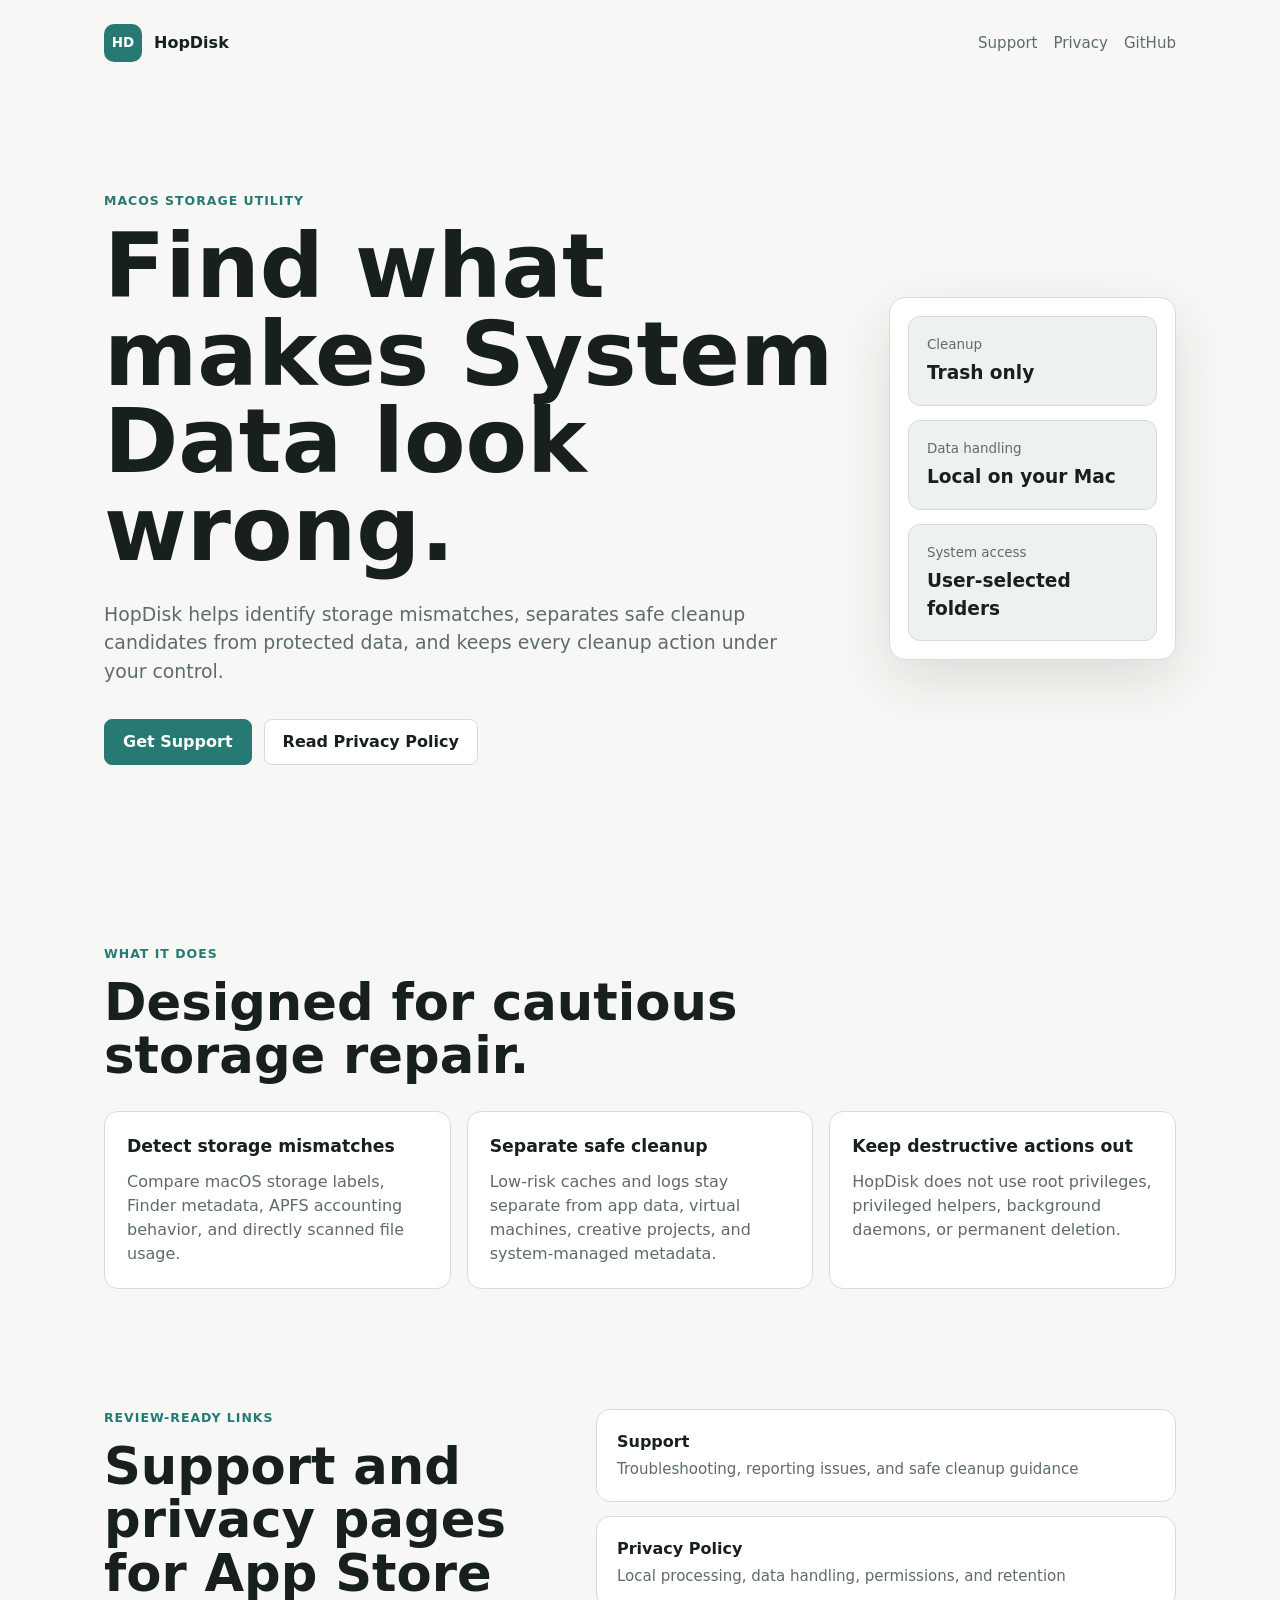
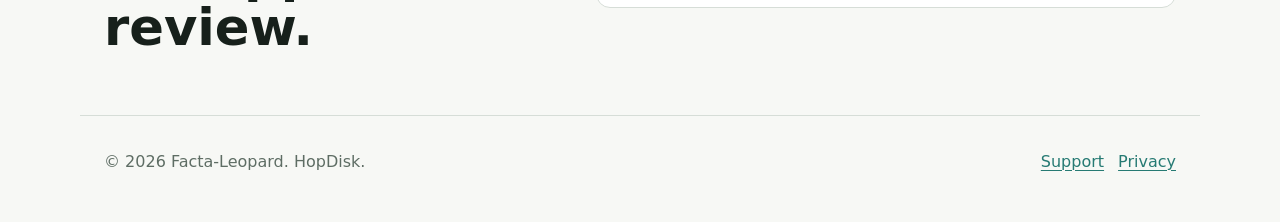
<file: index.html>
<!doctype html>
<html lang="en">
<head>
  <meta charset="utf-8">
  <meta name="viewport" content="width=device-width, initial-scale=1">
  <title>HopDisk | System Data Repair for macOS</title>
  <meta name="description" content="HopDisk helps find macOS System Data storage mismatches, separates safe cleanup candidates, and moves explicitly selected items to Trash.">
  <link rel="stylesheet" href="assets/site.css">
</head>
<body>
  <header class="site-header">
    <a class="brand" href="index.html" aria-label="HopDisk home">
      <span class="brand-mark">HD</span>
      <span>HopDisk</span>
    </a>
    <nav class="nav" aria-label="Main navigation">
      <a href="support.html">Support</a>
      <a href="privacy.html">Privacy</a>
      <a href="https://github.com/Facta-Leopard/HopDisk">GitHub</a>
    </nav>
  </header>

  <main>
    <section class="hero">
      <div class="hero-copy">
        <p class="eyebrow">macOS storage utility</p>
        <h1>Find what makes System Data look wrong.</h1>
        <p class="lead">
          HopDisk helps identify storage mismatches, separates safe cleanup candidates from protected data,
          and keeps every cleanup action under your control.
        </p>
        <div class="actions">
          <a class="button primary" href="support.html">Get Support</a>
          <a class="button secondary" href="privacy.html">Read Privacy Policy</a>
        </div>
      </div>
      <div class="hero-panel" aria-label="HopDisk safety summary">
        <div class="metric">
          <span class="metric-label">Cleanup</span>
          <strong>Trash only</strong>
        </div>
        <div class="metric">
          <span class="metric-label">Data handling</span>
          <strong>Local on your Mac</strong>
        </div>
        <div class="metric">
          <span class="metric-label">System access</span>
          <strong>User-selected folders</strong>
        </div>
      </div>
    </section>

    <section class="section">
      <div class="section-heading">
        <p class="eyebrow">What it does</p>
        <h2>Designed for cautious storage repair.</h2>
      </div>
      <div class="feature-grid">
        <article class="feature">
          <h3>Detect storage mismatches</h3>
          <p>Compare macOS storage labels, Finder metadata, APFS accounting behavior, and directly scanned file usage.</p>
        </article>
        <article class="feature">
          <h3>Separate safe cleanup</h3>
          <p>Low-risk caches and logs stay separate from app data, virtual machines, creative projects, and system-managed metadata.</p>
        </article>
        <article class="feature">
          <h3>Keep destructive actions out</h3>
          <p>HopDisk does not use root privileges, privileged helpers, background daemons, or permanent deletion.</p>
        </article>
      </div>
    </section>

    <section class="section split">
      <div>
        <p class="eyebrow">Review-ready links</p>
        <h2>Support and privacy pages for App Store review.</h2>
      </div>
      <div class="link-list">
        <a href="support.html">
          <span>Support</span>
          <small>Troubleshooting, reporting issues, and safe cleanup guidance</small>
        </a>
        <a href="privacy.html">
          <span>Privacy Policy</span>
          <small>Local processing, data handling, permissions, and retention</small>
        </a>
      </div>
    </section>
  </main>

  <footer class="footer">
    <span>© 2026 Facta-Leopard. HopDisk.</span>
    <span class="footer-links">
      <a href="support.html">Support</a>
      <a href="privacy.html">Privacy</a>
    </span>
  </footer>
</body>
</html>
</file>
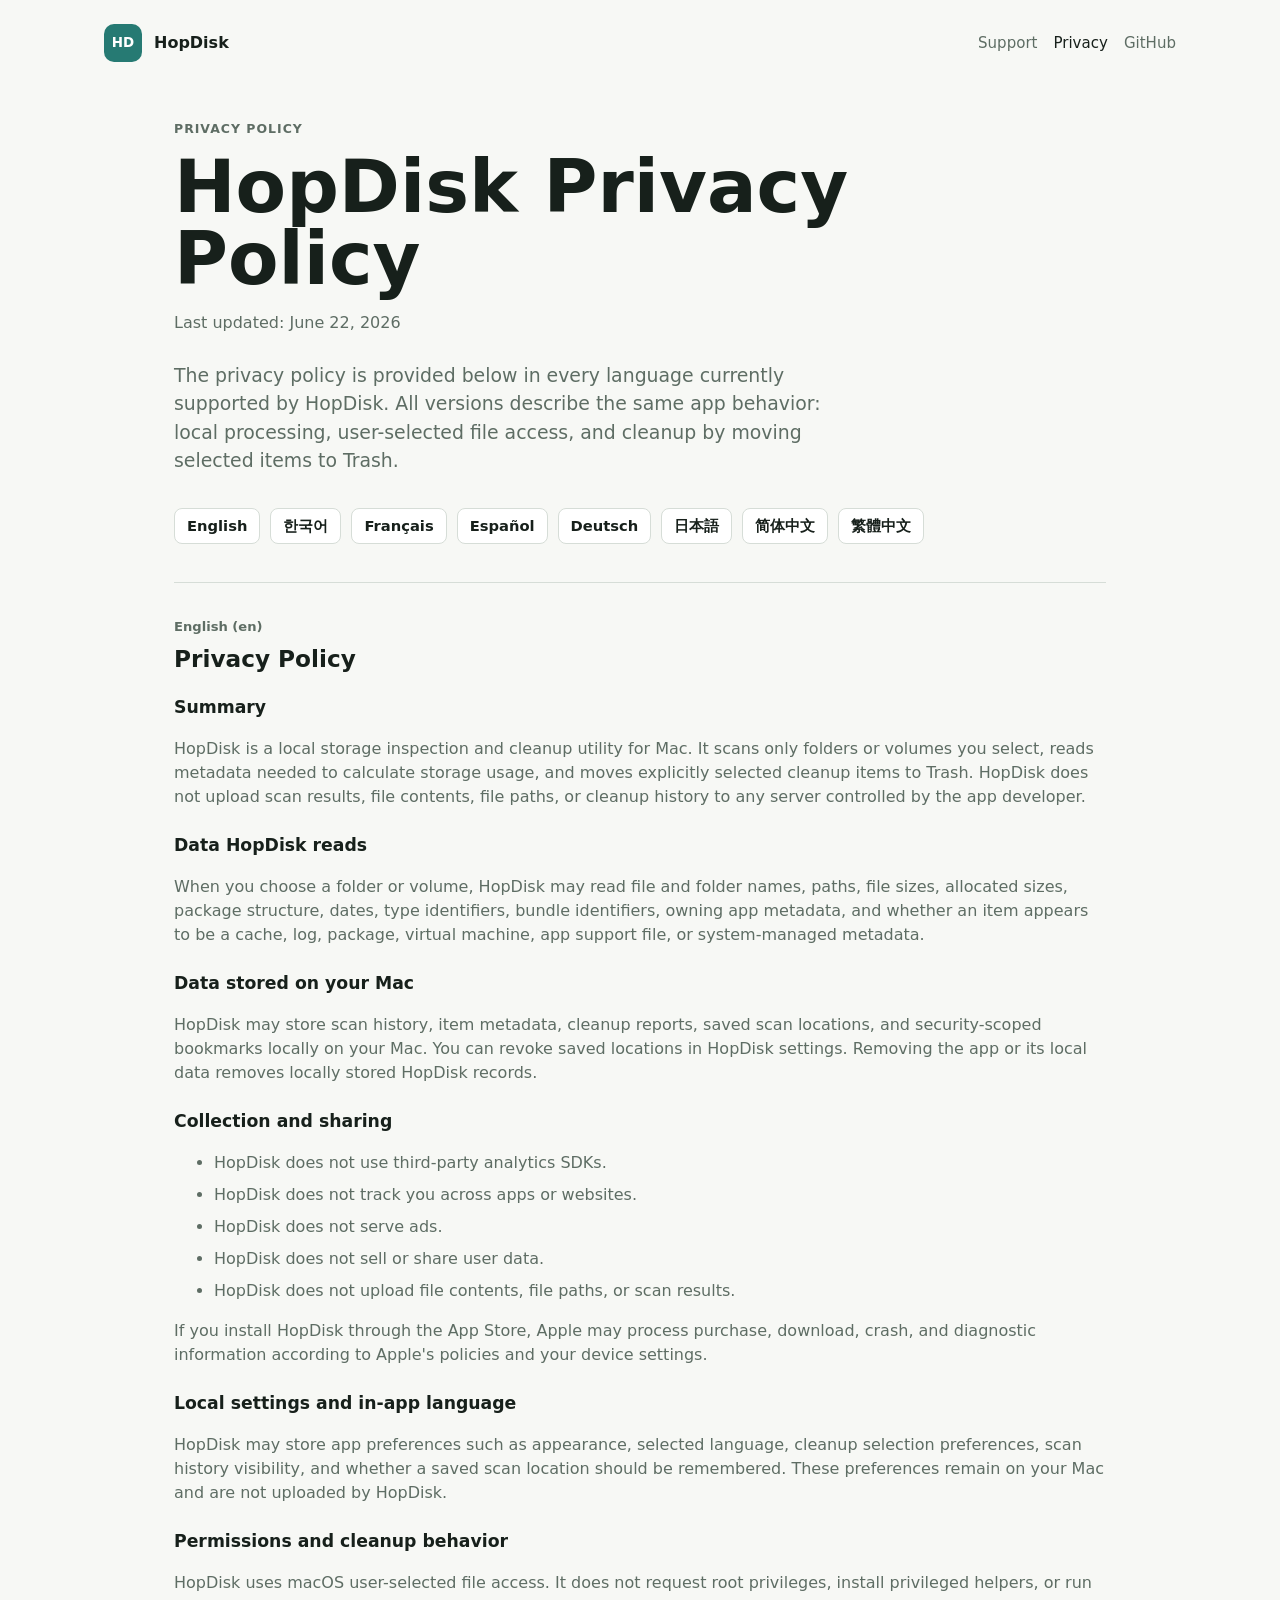
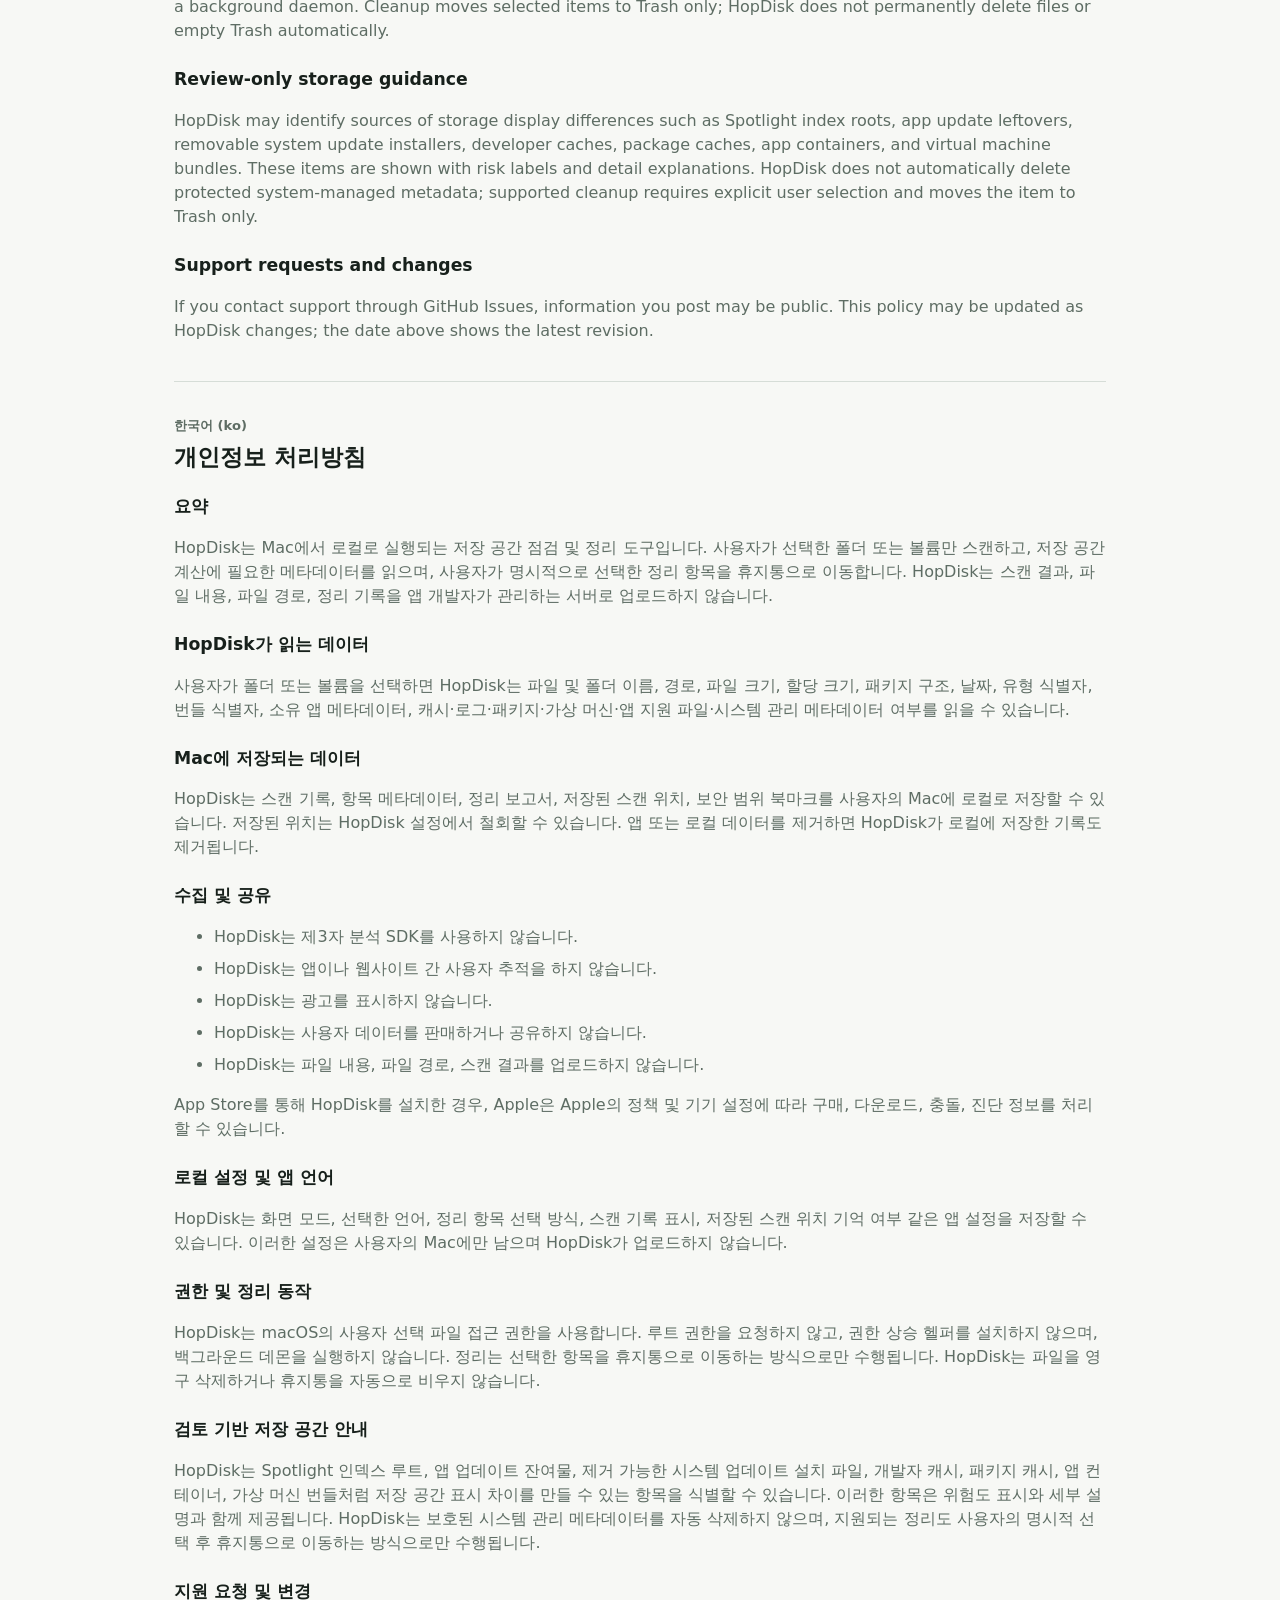
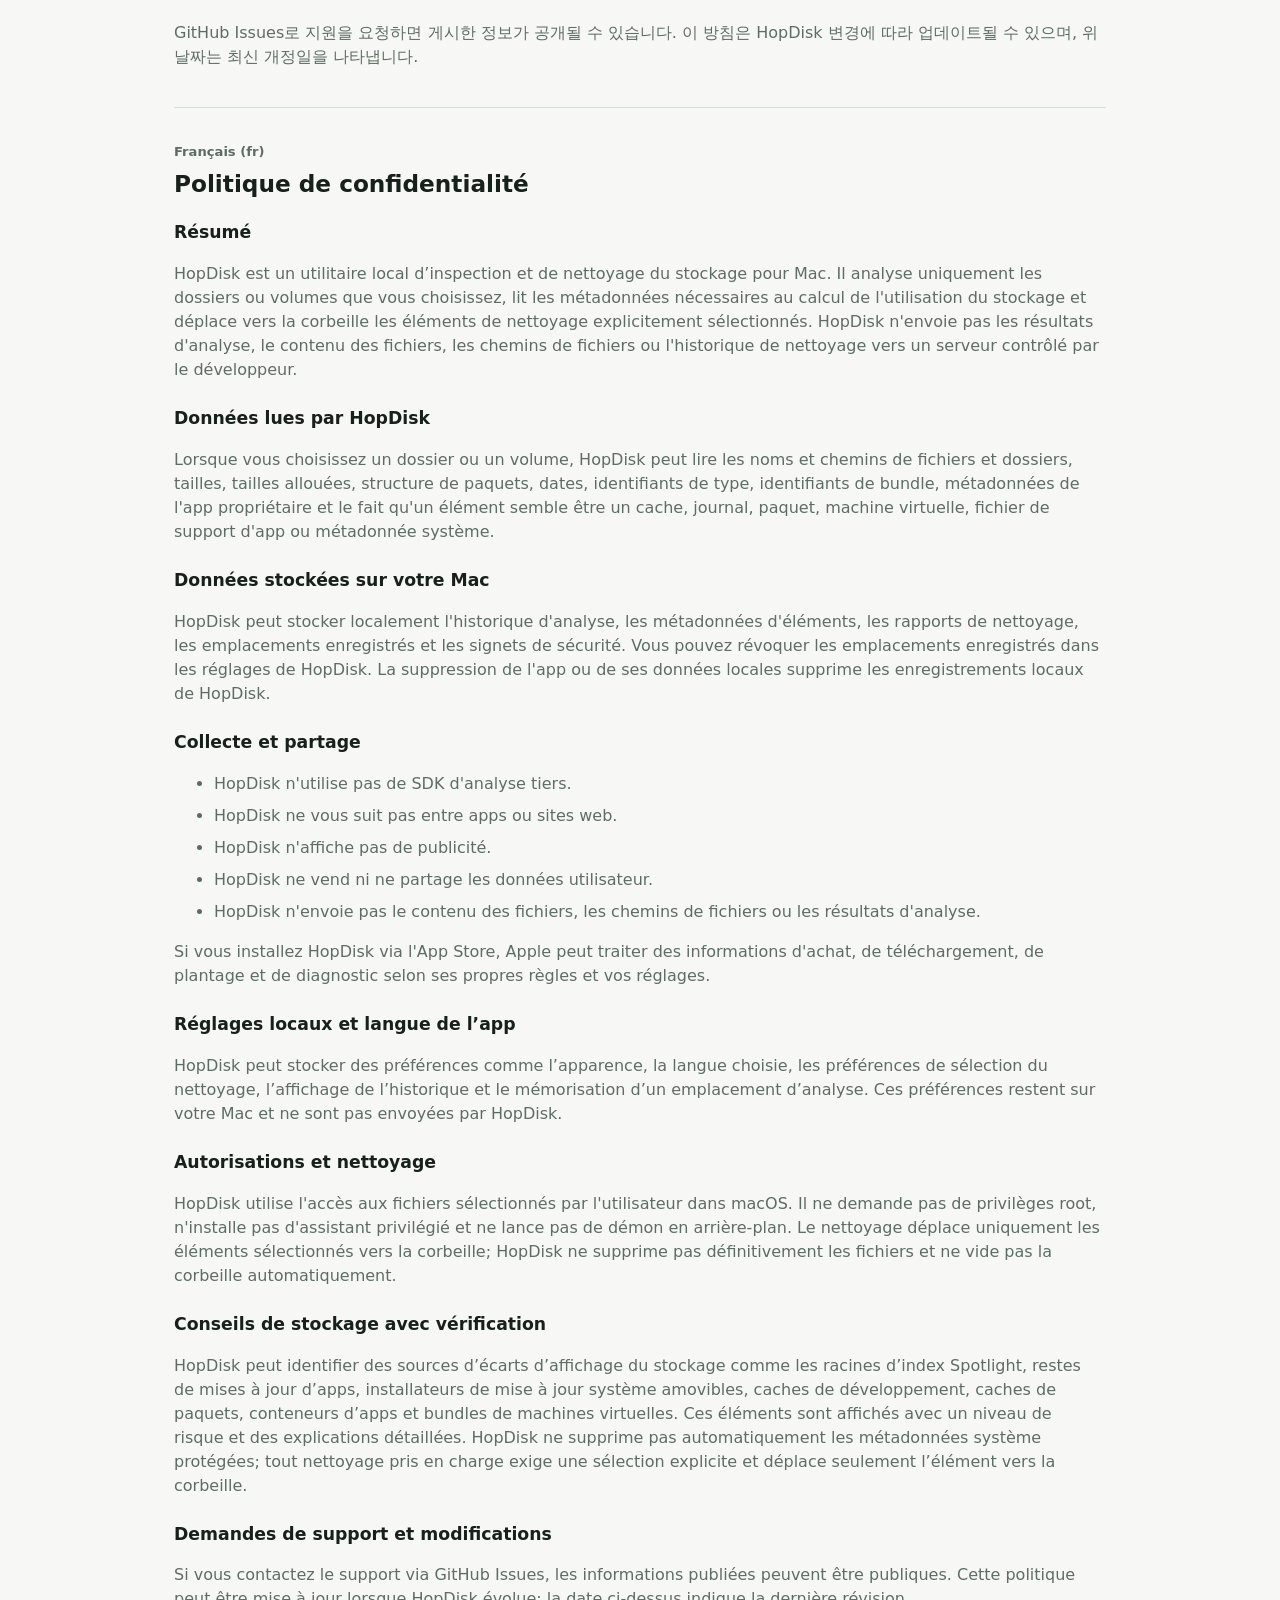
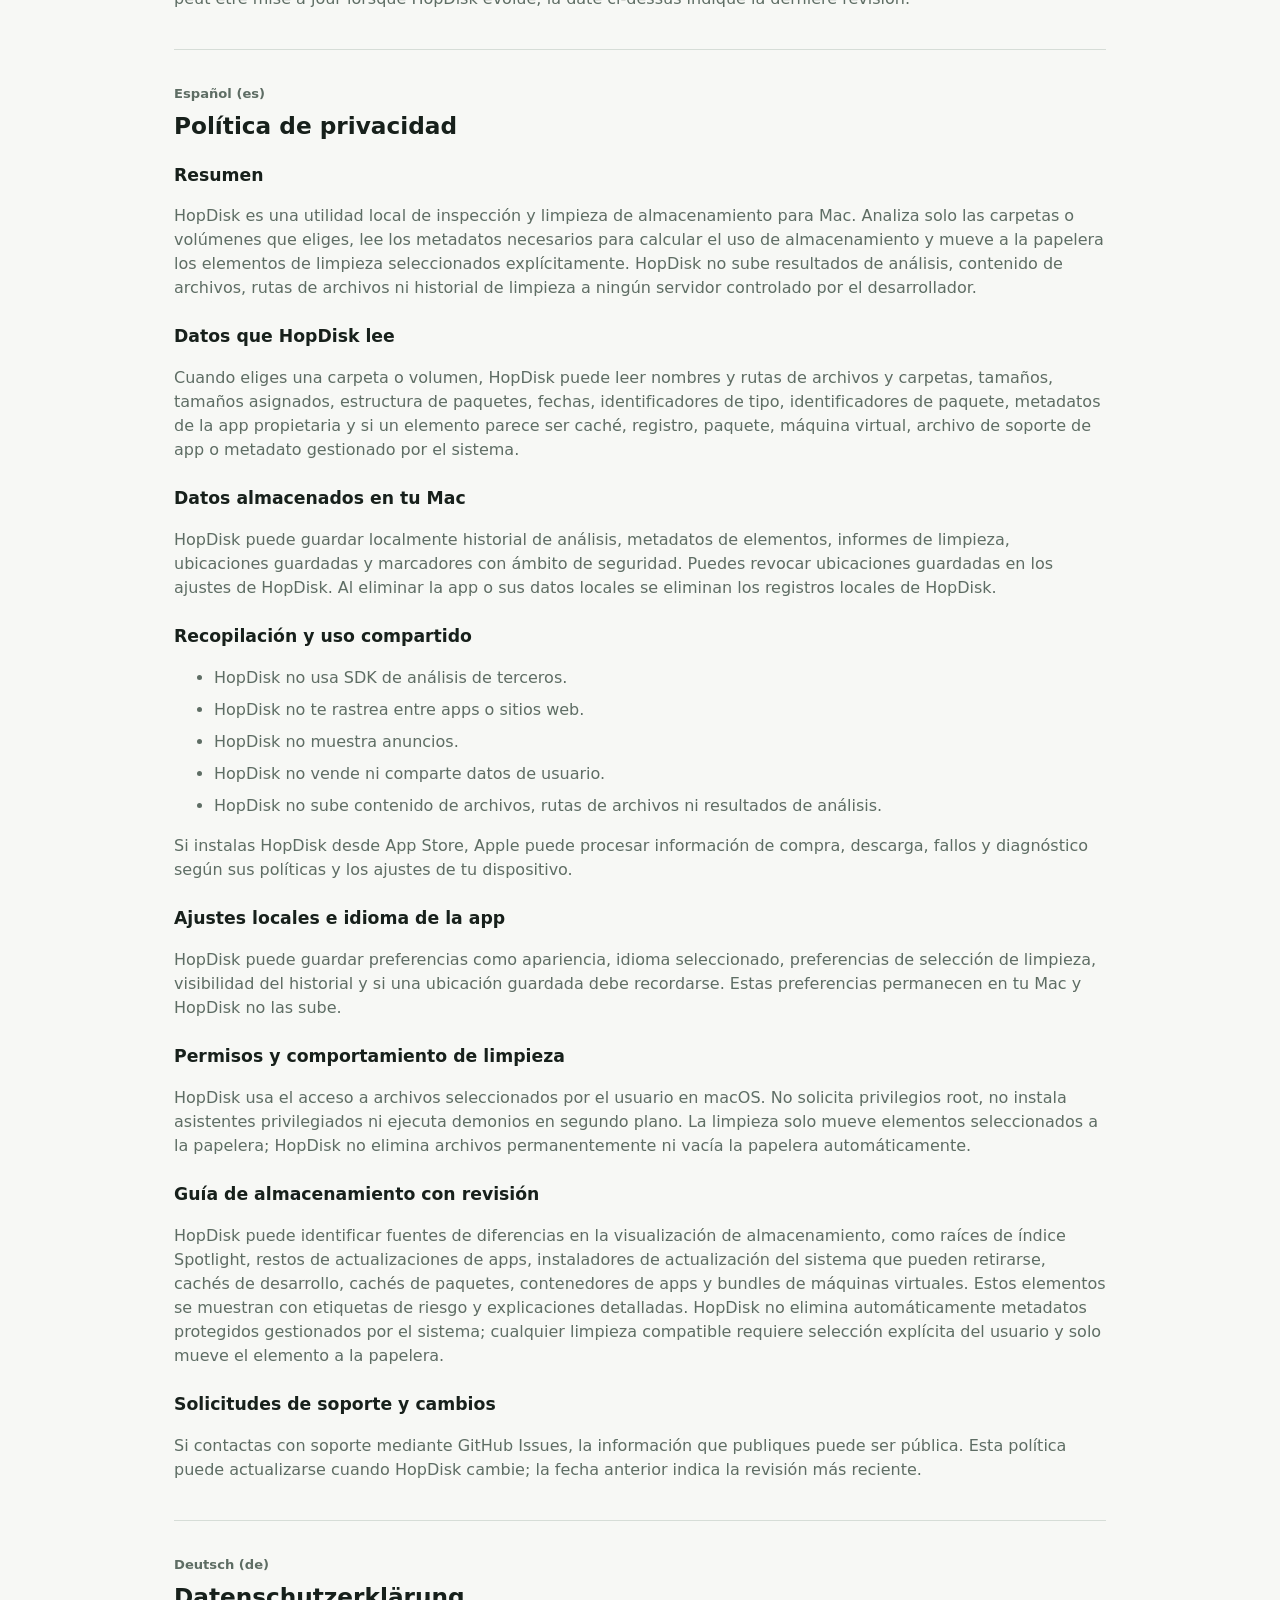
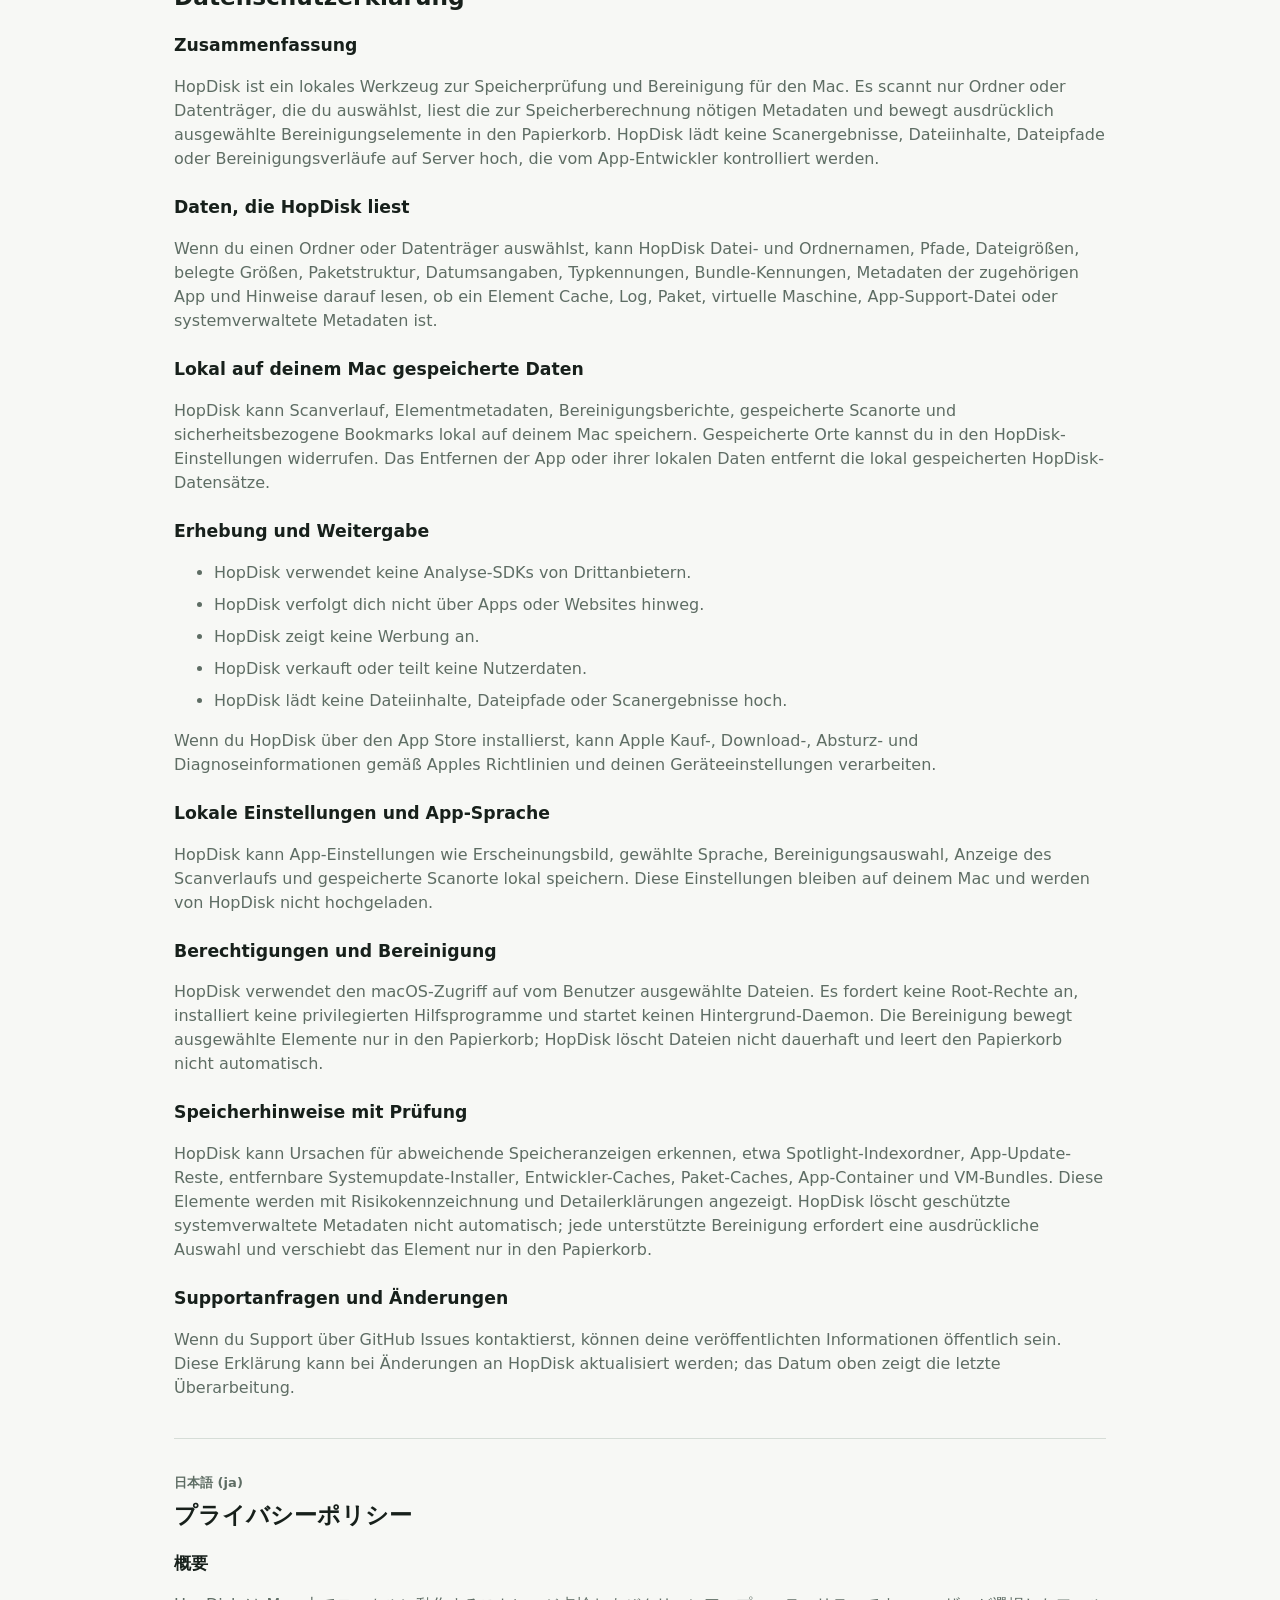
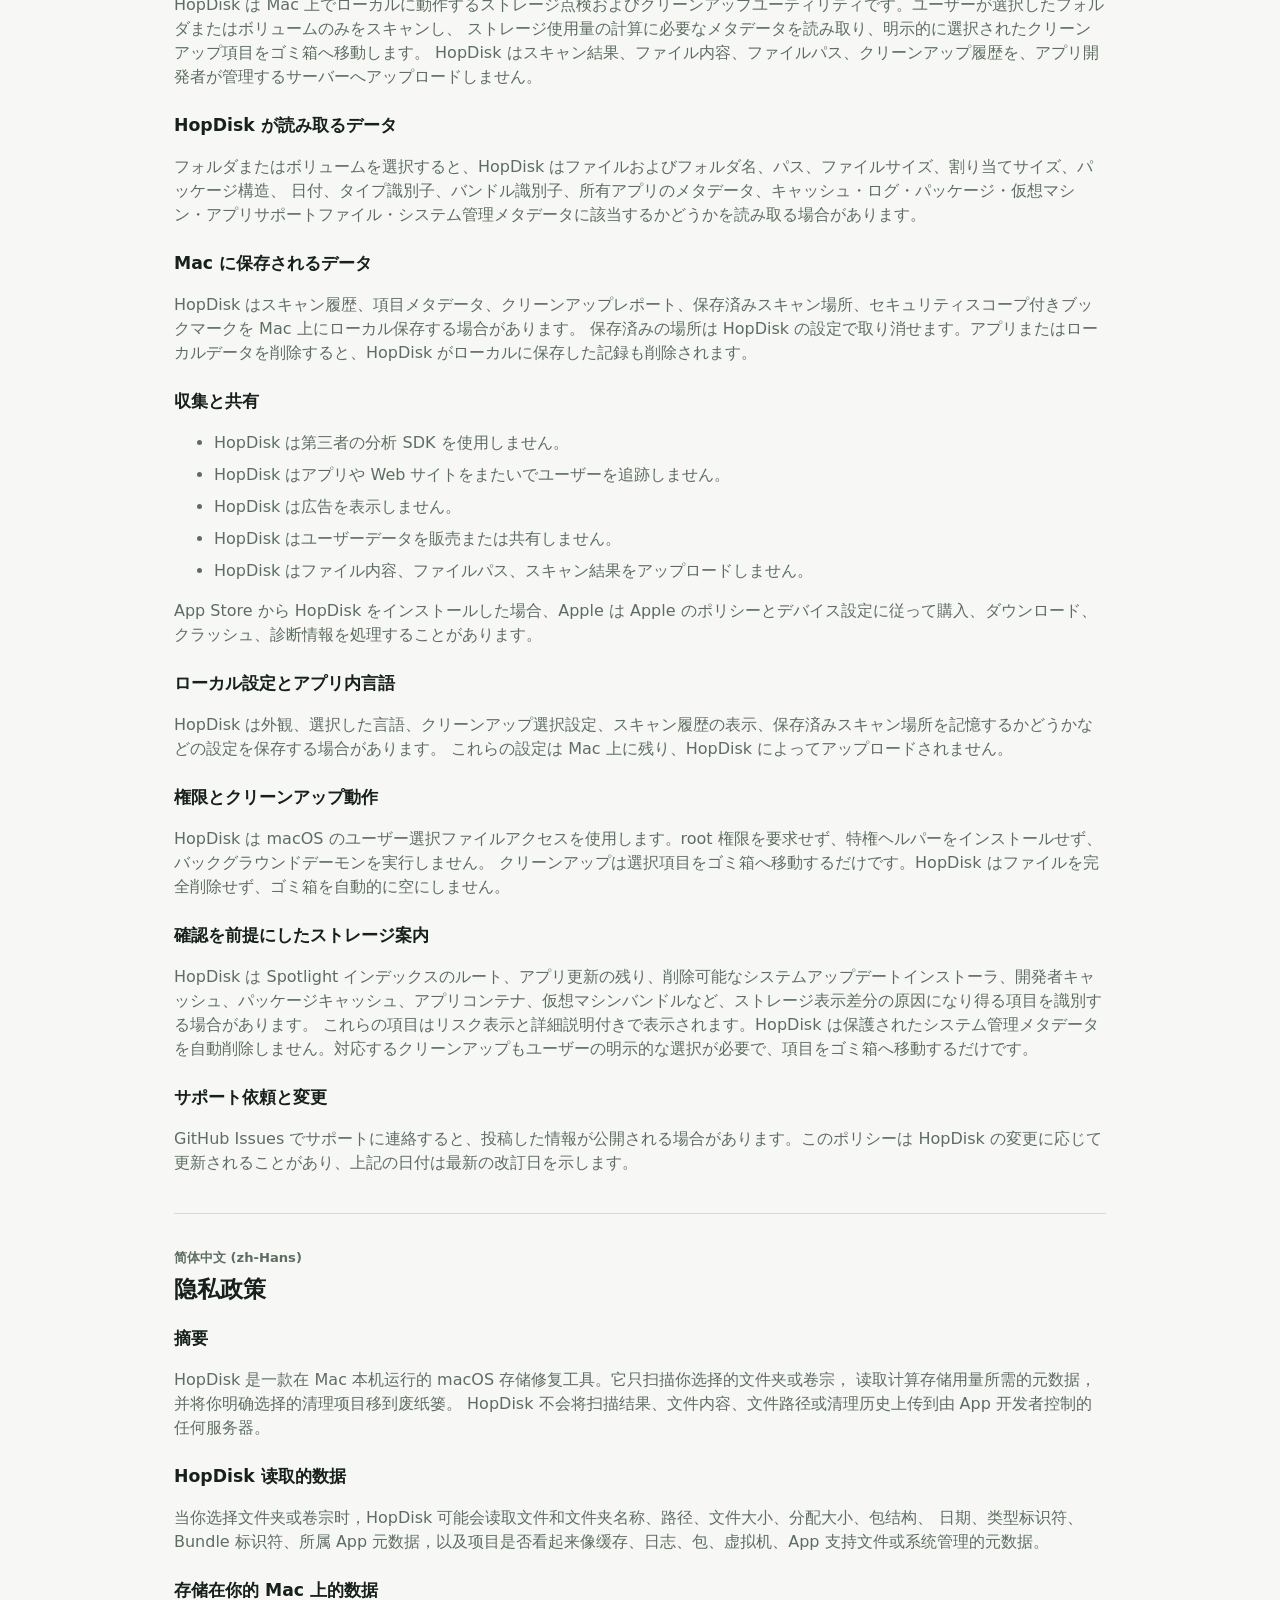
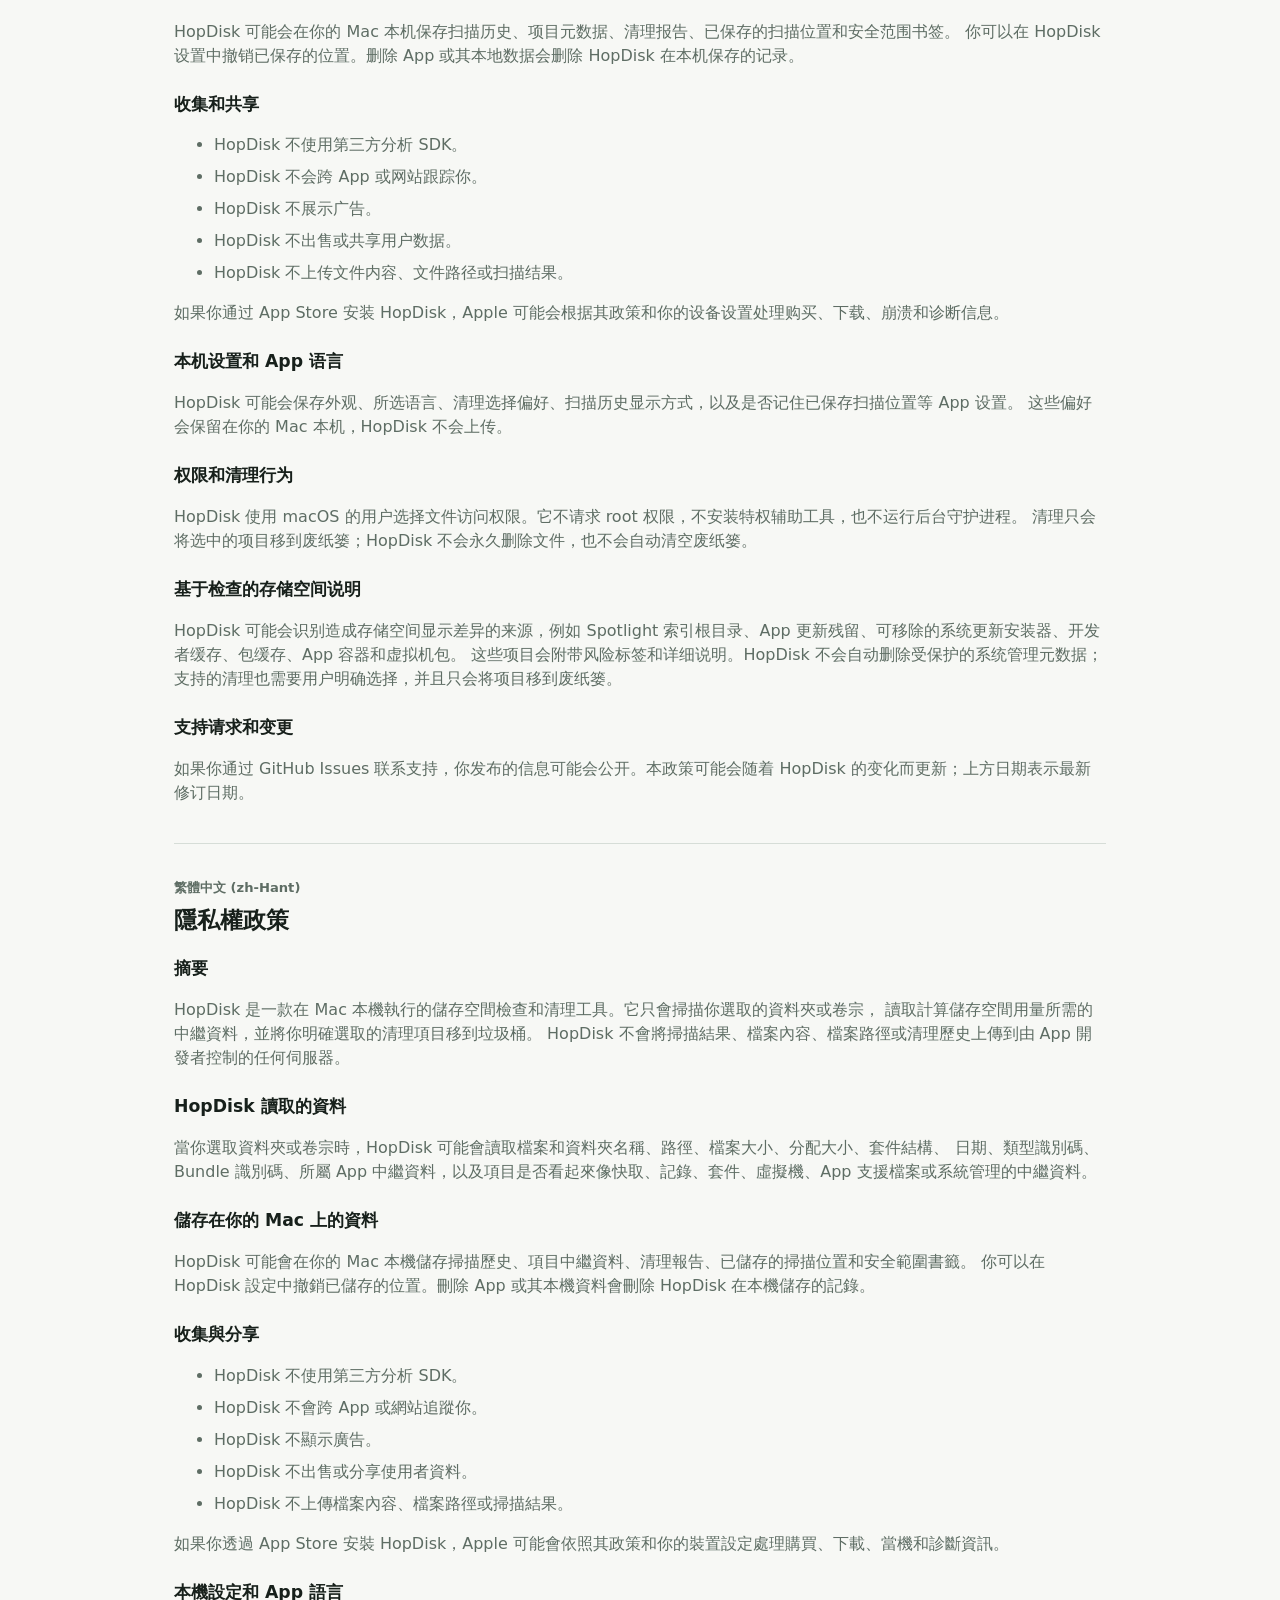
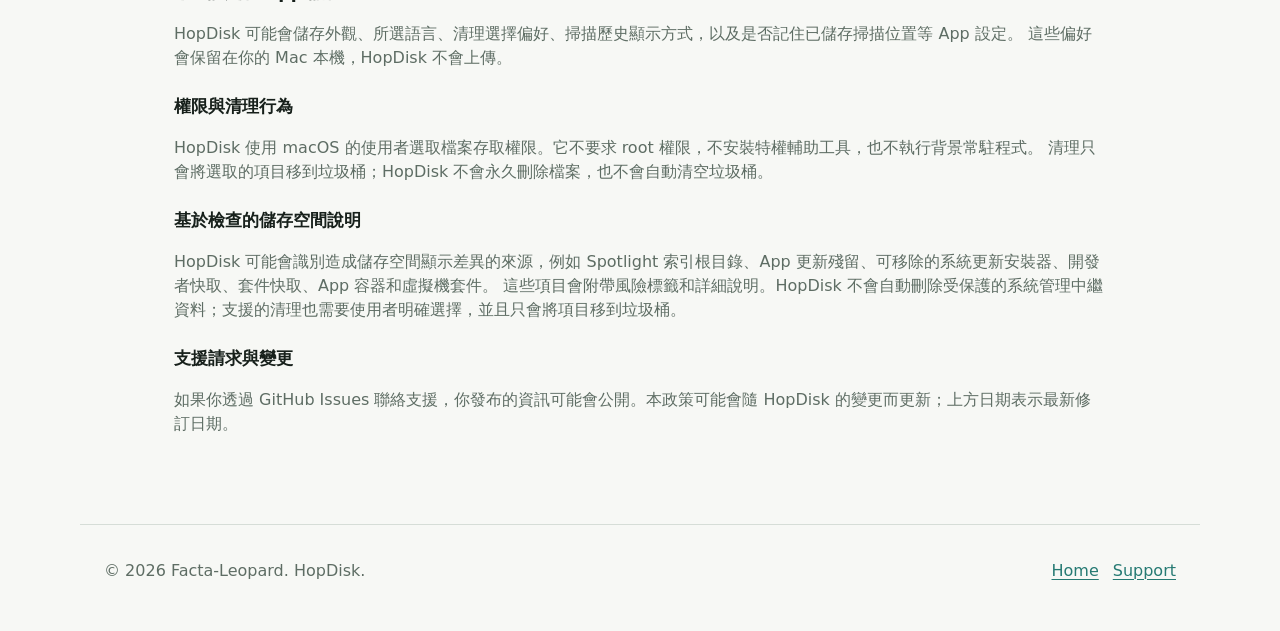
<file: privacy.html>
<!doctype html>
<html lang="en">
<head>
  <meta charset="utf-8">
  <meta name="viewport" content="width=device-width, initial-scale=1">
  <title>HopDisk Privacy Policy</title>
  <meta name="description" content="Privacy Policy for HopDisk in all supported languages.">
  <link rel="stylesheet" href="assets/site.css">
</head>
<body>
  <header class="site-header">
    <a class="brand" href="index.html" aria-label="HopDisk home">
      <span class="brand-mark">HD</span>
      <span>HopDisk</span>
    </a>
    <nav class="nav" aria-label="Main navigation">
      <a href="support.html">Support</a>
      <a aria-current="page" href="privacy.html">Privacy</a>
      <a href="https://github.com/Facta-Leopard/HopDisk">GitHub</a>
    </nav>
  </header>

  <main class="document localized-doc">
    <p class="eyebrow">Privacy Policy</p>
    <h1>HopDisk Privacy Policy</h1>
    <p class="muted">Last updated: June 22, 2026</p>
    <p class="lead">
      The privacy policy is provided below in every language currently supported by HopDisk.
      All versions describe the same app behavior: local processing, user-selected file access, and cleanup by moving selected items to Trash.
    </p>

    <nav class="language-menu" aria-label="Supported languages">
      <a href="#privacy-en">English</a>
      <a href="#privacy-ko">한국어</a>
      <a href="#privacy-fr">Français</a>
      <a href="#privacy-es">Español</a>
      <a href="#privacy-de">Deutsch</a>
      <a href="#privacy-ja">日本語</a>
      <a href="#privacy-zh-Hans">简体中文</a>
      <a href="#privacy-zh-Hant">繁體中文</a>
    </nav>

    <section id="privacy-en" class="language-block" lang="en">
      <p class="language-label">English (en)</p>
      <h2>Privacy Policy</h2>
      <h3>Summary</h3>
      <p>
        HopDisk is a local storage inspection and cleanup utility for Mac. It scans only folders or volumes you select, reads metadata needed to calculate storage usage,
        and moves explicitly selected cleanup items to Trash. HopDisk does not upload scan results, file contents, file paths, or cleanup history to any server controlled by the app developer.
      </p>
      <h3>Data HopDisk reads</h3>
      <p>
        When you choose a folder or volume, HopDisk may read file and folder names, paths, file sizes, allocated sizes, package structure, dates,
        type identifiers, bundle identifiers, owning app metadata, and whether an item appears to be a cache, log, package, virtual machine, app support file, or system-managed metadata.
      </p>
      <h3>Data stored on your Mac</h3>
      <p>
        HopDisk may store scan history, item metadata, cleanup reports, saved scan locations, and security-scoped bookmarks locally on your Mac.
        You can revoke saved locations in HopDisk settings. Removing the app or its local data removes locally stored HopDisk records.
      </p>
      <h3>Collection and sharing</h3>
      <ul>
        <li>HopDisk does not use third-party analytics SDKs.</li>
        <li>HopDisk does not track you across apps or websites.</li>
        <li>HopDisk does not serve ads.</li>
        <li>HopDisk does not sell or share user data.</li>
        <li>HopDisk does not upload file contents, file paths, or scan results.</li>
      </ul>
      <p>If you install HopDisk through the App Store, Apple may process purchase, download, crash, and diagnostic information according to Apple's policies and your device settings.</p>
      <h3>Local settings and in-app language</h3>
      <p>
        HopDisk may store app preferences such as appearance, selected language, cleanup selection preferences, scan history visibility, and whether a saved scan location should be remembered.
        These preferences remain on your Mac and are not uploaded by HopDisk.
      </p>
      <h3>Permissions and cleanup behavior</h3>
      <p>
        HopDisk uses macOS user-selected file access. It does not request root privileges, install privileged helpers, or run a background daemon.
        Cleanup moves selected items to Trash only; HopDisk does not permanently delete files or empty Trash automatically.
      </p>
      <h3>Review-only storage guidance</h3>
      <p>
        HopDisk may identify sources of storage display differences such as Spotlight index roots, app update leftovers, removable system update installers, developer caches, package caches, app containers, and virtual machine bundles.
        These items are shown with risk labels and detail explanations. HopDisk does not automatically delete protected system-managed metadata; supported cleanup requires explicit user selection and moves the item to Trash only.
      </p>
      <h3>Support requests and changes</h3>
      <p>
        If you contact support through GitHub Issues, information you post may be public. This policy may be updated as HopDisk changes; the date above shows the latest revision.
      </p>
    </section>

    <section id="privacy-ko" class="language-block" lang="ko">
      <p class="language-label">한국어 (ko)</p>
      <h2>개인정보 처리방침</h2>
      <h3>요약</h3>
      <p>
        HopDisk는 Mac에서 로컬로 실행되는 저장 공간 점검 및 정리 도구입니다. 사용자가 선택한 폴더 또는 볼륨만 스캔하고,
        저장 공간 계산에 필요한 메타데이터를 읽으며, 사용자가 명시적으로 선택한 정리 항목을 휴지통으로 이동합니다.
        HopDisk는 스캔 결과, 파일 내용, 파일 경로, 정리 기록을 앱 개발자가 관리하는 서버로 업로드하지 않습니다.
      </p>
      <h3>HopDisk가 읽는 데이터</h3>
      <p>
        사용자가 폴더 또는 볼륨을 선택하면 HopDisk는 파일 및 폴더 이름, 경로, 파일 크기, 할당 크기, 패키지 구조, 날짜,
        유형 식별자, 번들 식별자, 소유 앱 메타데이터, 캐시·로그·패키지·가상 머신·앱 지원 파일·시스템 관리 메타데이터 여부를 읽을 수 있습니다.
      </p>
      <h3>Mac에 저장되는 데이터</h3>
      <p>
        HopDisk는 스캔 기록, 항목 메타데이터, 정리 보고서, 저장된 스캔 위치, 보안 범위 북마크를 사용자의 Mac에 로컬로 저장할 수 있습니다.
        저장된 위치는 HopDisk 설정에서 철회할 수 있습니다. 앱 또는 로컬 데이터를 제거하면 HopDisk가 로컬에 저장한 기록도 제거됩니다.
      </p>
      <h3>수집 및 공유</h3>
      <ul>
        <li>HopDisk는 제3자 분석 SDK를 사용하지 않습니다.</li>
        <li>HopDisk는 앱이나 웹사이트 간 사용자 추적을 하지 않습니다.</li>
        <li>HopDisk는 광고를 표시하지 않습니다.</li>
        <li>HopDisk는 사용자 데이터를 판매하거나 공유하지 않습니다.</li>
        <li>HopDisk는 파일 내용, 파일 경로, 스캔 결과를 업로드하지 않습니다.</li>
      </ul>
      <p>App Store를 통해 HopDisk를 설치한 경우, Apple은 Apple의 정책 및 기기 설정에 따라 구매, 다운로드, 충돌, 진단 정보를 처리할 수 있습니다.</p>
      <h3>로컬 설정 및 앱 언어</h3>
      <p>
        HopDisk는 화면 모드, 선택한 언어, 정리 항목 선택 방식, 스캔 기록 표시, 저장된 스캔 위치 기억 여부 같은 앱 설정을 저장할 수 있습니다.
        이러한 설정은 사용자의 Mac에만 남으며 HopDisk가 업로드하지 않습니다.
      </p>
      <h3>권한 및 정리 동작</h3>
      <p>
        HopDisk는 macOS의 사용자 선택 파일 접근 권한을 사용합니다. 루트 권한을 요청하지 않고, 권한 상승 헬퍼를 설치하지 않으며, 백그라운드 데몬을 실행하지 않습니다.
        정리는 선택한 항목을 휴지통으로 이동하는 방식으로만 수행됩니다. HopDisk는 파일을 영구 삭제하거나 휴지통을 자동으로 비우지 않습니다.
      </p>
      <h3>검토 기반 저장 공간 안내</h3>
      <p>
        HopDisk는 Spotlight 인덱스 루트, 앱 업데이트 잔여물, 제거 가능한 시스템 업데이트 설치 파일, 개발자 캐시, 패키지 캐시, 앱 컨테이너, 가상 머신 번들처럼 저장 공간 표시 차이를 만들 수 있는 항목을 식별할 수 있습니다.
        이러한 항목은 위험도 표시와 세부 설명과 함께 제공됩니다. HopDisk는 보호된 시스템 관리 메타데이터를 자동 삭제하지 않으며, 지원되는 정리도 사용자의 명시적 선택 후 휴지통으로 이동하는 방식으로만 수행됩니다.
      </p>
      <h3>지원 요청 및 변경</h3>
      <p>
        GitHub Issues로 지원을 요청하면 게시한 정보가 공개될 수 있습니다. 이 방침은 HopDisk 변경에 따라 업데이트될 수 있으며, 위 날짜는 최신 개정일을 나타냅니다.
      </p>
    </section>

    <section id="privacy-fr" class="language-block" lang="fr">
      <p class="language-label">Français (fr)</p>
      <h2>Politique de confidentialité</h2>
      <h3>Résumé</h3>
      <p>
        HopDisk est un utilitaire local d’inspection et de nettoyage du stockage pour Mac. Il analyse uniquement les dossiers ou volumes que vous choisissez,
        lit les métadonnées nécessaires au calcul de l'utilisation du stockage et déplace vers la corbeille les éléments de nettoyage explicitement sélectionnés.
        HopDisk n'envoie pas les résultats d'analyse, le contenu des fichiers, les chemins de fichiers ou l'historique de nettoyage vers un serveur contrôlé par le développeur.
      </p>
      <h3>Données lues par HopDisk</h3>
      <p>
        Lorsque vous choisissez un dossier ou un volume, HopDisk peut lire les noms et chemins de fichiers et dossiers, tailles, tailles allouées,
        structure de paquets, dates, identifiants de type, identifiants de bundle, métadonnées de l'app propriétaire et le fait qu'un élément semble être un cache, journal, paquet, machine virtuelle, fichier de support d'app ou métadonnée système.
      </p>
      <h3>Données stockées sur votre Mac</h3>
      <p>
        HopDisk peut stocker localement l'historique d'analyse, les métadonnées d'éléments, les rapports de nettoyage, les emplacements enregistrés et les signets de sécurité.
        Vous pouvez révoquer les emplacements enregistrés dans les réglages de HopDisk. La suppression de l'app ou de ses données locales supprime les enregistrements locaux de HopDisk.
      </p>
      <h3>Collecte et partage</h3>
      <ul>
        <li>HopDisk n'utilise pas de SDK d'analyse tiers.</li>
        <li>HopDisk ne vous suit pas entre apps ou sites web.</li>
        <li>HopDisk n'affiche pas de publicité.</li>
        <li>HopDisk ne vend ni ne partage les données utilisateur.</li>
        <li>HopDisk n'envoie pas le contenu des fichiers, les chemins de fichiers ou les résultats d'analyse.</li>
      </ul>
      <p>Si vous installez HopDisk via l'App Store, Apple peut traiter des informations d'achat, de téléchargement, de plantage et de diagnostic selon ses propres règles et vos réglages.</p>
      <h3>Réglages locaux et langue de l’app</h3>
      <p>
        HopDisk peut stocker des préférences comme l’apparence, la langue choisie, les préférences de sélection du nettoyage, l’affichage de l’historique et le mémorisation d’un emplacement d’analyse.
        Ces préférences restent sur votre Mac et ne sont pas envoyées par HopDisk.
      </p>
      <h3>Autorisations et nettoyage</h3>
      <p>
        HopDisk utilise l'accès aux fichiers sélectionnés par l'utilisateur dans macOS. Il ne demande pas de privilèges root, n'installe pas d'assistant privilégié et ne lance pas de démon en arrière-plan.
        Le nettoyage déplace uniquement les éléments sélectionnés vers la corbeille; HopDisk ne supprime pas définitivement les fichiers et ne vide pas la corbeille automatiquement.
      </p>
      <h3>Conseils de stockage avec vérification</h3>
      <p>
        HopDisk peut identifier des sources d’écarts d’affichage du stockage comme les racines d’index Spotlight, restes de mises à jour d’apps, installateurs de mise à jour système amovibles, caches de développement, caches de paquets, conteneurs d’apps et bundles de machines virtuelles.
        Ces éléments sont affichés avec un niveau de risque et des explications détaillées. HopDisk ne supprime pas automatiquement les métadonnées système protégées; tout nettoyage pris en charge exige une sélection explicite et déplace seulement l’élément vers la corbeille.
      </p>
      <h3>Demandes de support et modifications</h3>
      <p>
        Si vous contactez le support via GitHub Issues, les informations publiées peuvent être publiques. Cette politique peut être mise à jour lorsque HopDisk évolue; la date ci-dessus indique la dernière révision.
      </p>
    </section>

    <section id="privacy-es" class="language-block" lang="es">
      <p class="language-label">Español (es)</p>
      <h2>Política de privacidad</h2>
      <h3>Resumen</h3>
      <p>
        HopDisk es una utilidad local de inspección y limpieza de almacenamiento para Mac. Analiza solo las carpetas o volúmenes que eliges,
        lee los metadatos necesarios para calcular el uso de almacenamiento y mueve a la papelera los elementos de limpieza seleccionados explícitamente.
        HopDisk no sube resultados de análisis, contenido de archivos, rutas de archivos ni historial de limpieza a ningún servidor controlado por el desarrollador.
      </p>
      <h3>Datos que HopDisk lee</h3>
      <p>
        Cuando eliges una carpeta o volumen, HopDisk puede leer nombres y rutas de archivos y carpetas, tamaños, tamaños asignados, estructura de paquetes,
        fechas, identificadores de tipo, identificadores de paquete, metadatos de la app propietaria y si un elemento parece ser caché, registro, paquete, máquina virtual, archivo de soporte de app o metadato gestionado por el sistema.
      </p>
      <h3>Datos almacenados en tu Mac</h3>
      <p>
        HopDisk puede guardar localmente historial de análisis, metadatos de elementos, informes de limpieza, ubicaciones guardadas y marcadores con ámbito de seguridad.
        Puedes revocar ubicaciones guardadas en los ajustes de HopDisk. Al eliminar la app o sus datos locales se eliminan los registros locales de HopDisk.
      </p>
      <h3>Recopilación y uso compartido</h3>
      <ul>
        <li>HopDisk no usa SDK de análisis de terceros.</li>
        <li>HopDisk no te rastrea entre apps o sitios web.</li>
        <li>HopDisk no muestra anuncios.</li>
        <li>HopDisk no vende ni comparte datos de usuario.</li>
        <li>HopDisk no sube contenido de archivos, rutas de archivos ni resultados de análisis.</li>
      </ul>
      <p>Si instalas HopDisk desde App Store, Apple puede procesar información de compra, descarga, fallos y diagnóstico según sus políticas y los ajustes de tu dispositivo.</p>
      <h3>Ajustes locales e idioma de la app</h3>
      <p>
        HopDisk puede guardar preferencias como apariencia, idioma seleccionado, preferencias de selección de limpieza, visibilidad del historial y si una ubicación guardada debe recordarse.
        Estas preferencias permanecen en tu Mac y HopDisk no las sube.
      </p>
      <h3>Permisos y comportamiento de limpieza</h3>
      <p>
        HopDisk usa el acceso a archivos seleccionados por el usuario en macOS. No solicita privilegios root, no instala asistentes privilegiados ni ejecuta demonios en segundo plano.
        La limpieza solo mueve elementos seleccionados a la papelera; HopDisk no elimina archivos permanentemente ni vacía la papelera automáticamente.
      </p>
      <h3>Guía de almacenamiento con revisión</h3>
      <p>
        HopDisk puede identificar fuentes de diferencias en la visualización de almacenamiento, como raíces de índice Spotlight, restos de actualizaciones de apps, instaladores de actualización del sistema que pueden retirarse, cachés de desarrollo, cachés de paquetes, contenedores de apps y bundles de máquinas virtuales.
        Estos elementos se muestran con etiquetas de riesgo y explicaciones detalladas. HopDisk no elimina automáticamente metadatos protegidos gestionados por el sistema; cualquier limpieza compatible requiere selección explícita del usuario y solo mueve el elemento a la papelera.
      </p>
      <h3>Solicitudes de soporte y cambios</h3>
      <p>
        Si contactas con soporte mediante GitHub Issues, la información que publiques puede ser pública. Esta política puede actualizarse cuando HopDisk cambie; la fecha anterior indica la revisión más reciente.
      </p>
    </section>

    <section id="privacy-de" class="language-block" lang="de">
      <p class="language-label">Deutsch (de)</p>
      <h2>Datenschutzerklärung</h2>
      <h3>Zusammenfassung</h3>
      <p>
        HopDisk ist ein lokales Werkzeug zur Speicherprüfung und Bereinigung für den Mac. Es scannt nur Ordner oder Datenträger, die du auswählst,
        liest die zur Speicherberechnung nötigen Metadaten und bewegt ausdrücklich ausgewählte Bereinigungselemente in den Papierkorb.
        HopDisk lädt keine Scanergebnisse, Dateiinhalte, Dateipfade oder Bereinigungsverläufe auf Server hoch, die vom App-Entwickler kontrolliert werden.
      </p>
      <h3>Daten, die HopDisk liest</h3>
      <p>
        Wenn du einen Ordner oder Datenträger auswählst, kann HopDisk Datei- und Ordnernamen, Pfade, Dateigrößen, belegte Größen, Paketstruktur,
        Datumsangaben, Typkennungen, Bundle-Kennungen, Metadaten der zugehörigen App und Hinweise darauf lesen, ob ein Element Cache, Log, Paket, virtuelle Maschine, App-Support-Datei oder systemverwaltete Metadaten ist.
      </p>
      <h3>Lokal auf deinem Mac gespeicherte Daten</h3>
      <p>
        HopDisk kann Scanverlauf, Elementmetadaten, Bereinigungsberichte, gespeicherte Scanorte und sicherheitsbezogene Bookmarks lokal auf deinem Mac speichern.
        Gespeicherte Orte kannst du in den HopDisk-Einstellungen widerrufen. Das Entfernen der App oder ihrer lokalen Daten entfernt die lokal gespeicherten HopDisk-Datensätze.
      </p>
      <h3>Erhebung und Weitergabe</h3>
      <ul>
        <li>HopDisk verwendet keine Analyse-SDKs von Drittanbietern.</li>
        <li>HopDisk verfolgt dich nicht über Apps oder Websites hinweg.</li>
        <li>HopDisk zeigt keine Werbung an.</li>
        <li>HopDisk verkauft oder teilt keine Nutzerdaten.</li>
        <li>HopDisk lädt keine Dateiinhalte, Dateipfade oder Scanergebnisse hoch.</li>
      </ul>
      <p>Wenn du HopDisk über den App Store installierst, kann Apple Kauf-, Download-, Absturz- und Diagnoseinformationen gemäß Apples Richtlinien und deinen Geräteeinstellungen verarbeiten.</p>
      <h3>Lokale Einstellungen und App-Sprache</h3>
      <p>
        HopDisk kann App-Einstellungen wie Erscheinungsbild, gewählte Sprache, Bereinigungsauswahl, Anzeige des Scanverlaufs und gespeicherte Scanorte lokal speichern.
        Diese Einstellungen bleiben auf deinem Mac und werden von HopDisk nicht hochgeladen.
      </p>
      <h3>Berechtigungen und Bereinigung</h3>
      <p>
        HopDisk verwendet den macOS-Zugriff auf vom Benutzer ausgewählte Dateien. Es fordert keine Root-Rechte an, installiert keine privilegierten Hilfsprogramme und startet keinen Hintergrund-Daemon.
        Die Bereinigung bewegt ausgewählte Elemente nur in den Papierkorb; HopDisk löscht Dateien nicht dauerhaft und leert den Papierkorb nicht automatisch.
      </p>
      <h3>Speicherhinweise mit Prüfung</h3>
      <p>
        HopDisk kann Ursachen für abweichende Speicheranzeigen erkennen, etwa Spotlight-Indexordner, App-Update-Reste, entfernbare Systemupdate-Installer, Entwickler-Caches, Paket-Caches, App-Container und VM-Bundles.
        Diese Elemente werden mit Risikokennzeichnung und Detailerklärungen angezeigt. HopDisk löscht geschützte systemverwaltete Metadaten nicht automatisch; jede unterstützte Bereinigung erfordert eine ausdrückliche Auswahl und verschiebt das Element nur in den Papierkorb.
      </p>
      <h3>Supportanfragen und Änderungen</h3>
      <p>
        Wenn du Support über GitHub Issues kontaktierst, können deine veröffentlichten Informationen öffentlich sein. Diese Erklärung kann bei Änderungen an HopDisk aktualisiert werden; das Datum oben zeigt die letzte Überarbeitung.
      </p>
    </section>

    <section id="privacy-ja" class="language-block" lang="ja">
      <p class="language-label">日本語 (ja)</p>
      <h2>プライバシーポリシー</h2>
      <h3>概要</h3>
      <p>
        HopDisk は Mac 上でローカルに動作するストレージ点検およびクリーンアップユーティリティです。ユーザーが選択したフォルダまたはボリュームのみをスキャンし、
        ストレージ使用量の計算に必要なメタデータを読み取り、明示的に選択されたクリーンアップ項目をゴミ箱へ移動します。
        HopDisk はスキャン結果、ファイル内容、ファイルパス、クリーンアップ履歴を、アプリ開発者が管理するサーバーへアップロードしません。
      </p>
      <h3>HopDisk が読み取るデータ</h3>
      <p>
        フォルダまたはボリュームを選択すると、HopDisk はファイルおよびフォルダ名、パス、ファイルサイズ、割り当てサイズ、パッケージ構造、
        日付、タイプ識別子、バンドル識別子、所有アプリのメタデータ、キャッシュ・ログ・パッケージ・仮想マシン・アプリサポートファイル・システム管理メタデータに該当するかどうかを読み取る場合があります。
      </p>
      <h3>Mac に保存されるデータ</h3>
      <p>
        HopDisk はスキャン履歴、項目メタデータ、クリーンアップレポート、保存済みスキャン場所、セキュリティスコープ付きブックマークを Mac 上にローカル保存する場合があります。
        保存済みの場所は HopDisk の設定で取り消せます。アプリまたはローカルデータを削除すると、HopDisk がローカルに保存した記録も削除されます。
      </p>
      <h3>収集と共有</h3>
      <ul>
        <li>HopDisk は第三者の分析 SDK を使用しません。</li>
        <li>HopDisk はアプリや Web サイトをまたいでユーザーを追跡しません。</li>
        <li>HopDisk は広告を表示しません。</li>
        <li>HopDisk はユーザーデータを販売または共有しません。</li>
        <li>HopDisk はファイル内容、ファイルパス、スキャン結果をアップロードしません。</li>
      </ul>
      <p>App Store から HopDisk をインストールした場合、Apple は Apple のポリシーとデバイス設定に従って購入、ダウンロード、クラッシュ、診断情報を処理することがあります。</p>
      <h3>ローカル設定とアプリ内言語</h3>
      <p>
        HopDisk は外観、選択した言語、クリーンアップ選択設定、スキャン履歴の表示、保存済みスキャン場所を記憶するかどうかなどの設定を保存する場合があります。
        これらの設定は Mac 上に残り、HopDisk によってアップロードされません。
      </p>
      <h3>権限とクリーンアップ動作</h3>
      <p>
        HopDisk は macOS のユーザー選択ファイルアクセスを使用します。root 権限を要求せず、特権ヘルパーをインストールせず、バックグラウンドデーモンを実行しません。
        クリーンアップは選択項目をゴミ箱へ移動するだけです。HopDisk はファイルを完全削除せず、ゴミ箱を自動的に空にしません。
      </p>
      <h3>確認を前提にしたストレージ案内</h3>
      <p>
        HopDisk は Spotlight インデックスのルート、アプリ更新の残り、削除可能なシステムアップデートインストーラ、開発者キャッシュ、パッケージキャッシュ、アプリコンテナ、仮想マシンバンドルなど、ストレージ表示差分の原因になり得る項目を識別する場合があります。
        これらの項目はリスク表示と詳細説明付きで表示されます。HopDisk は保護されたシステム管理メタデータを自動削除しません。対応するクリーンアップもユーザーの明示的な選択が必要で、項目をゴミ箱へ移動するだけです。
      </p>
      <h3>サポート依頼と変更</h3>
      <p>
        GitHub Issues でサポートに連絡すると、投稿した情報が公開される場合があります。このポリシーは HopDisk の変更に応じて更新されることがあり、上記の日付は最新の改訂日を示します。
      </p>
    </section>

    <section id="privacy-zh-Hans" class="language-block" lang="zh-Hans">
      <p class="language-label">简体中文 (zh-Hans)</p>
      <h2>隐私政策</h2>
      <h3>摘要</h3>
      <p>
        HopDisk 是一款在 Mac 本机运行的 macOS 存储修复工具。它只扫描你选择的文件夹或卷宗，
        读取计算存储用量所需的元数据，并将你明确选择的清理项目移到废纸篓。
        HopDisk 不会将扫描结果、文件内容、文件路径或清理历史上传到由 App 开发者控制的任何服务器。
      </p>
      <h3>HopDisk 读取的数据</h3>
      <p>
        当你选择文件夹或卷宗时，HopDisk 可能会读取文件和文件夹名称、路径、文件大小、分配大小、包结构、
        日期、类型标识符、Bundle 标识符、所属 App 元数据，以及项目是否看起来像缓存、日志、包、虚拟机、App 支持文件或系统管理的元数据。
      </p>
      <h3>存储在你的 Mac 上的数据</h3>
      <p>
        HopDisk 可能会在你的 Mac 本机保存扫描历史、项目元数据、清理报告、已保存的扫描位置和安全范围书签。
        你可以在 HopDisk 设置中撤销已保存的位置。删除 App 或其本地数据会删除 HopDisk 在本机保存的记录。
      </p>
      <h3>收集和共享</h3>
      <ul>
        <li>HopDisk 不使用第三方分析 SDK。</li>
        <li>HopDisk 不会跨 App 或网站跟踪你。</li>
        <li>HopDisk 不展示广告。</li>
        <li>HopDisk 不出售或共享用户数据。</li>
        <li>HopDisk 不上传文件内容、文件路径或扫描结果。</li>
      </ul>
      <p>如果你通过 App Store 安装 HopDisk，Apple 可能会根据其政策和你的设备设置处理购买、下载、崩溃和诊断信息。</p>
      <h3>本机设置和 App 语言</h3>
      <p>
        HopDisk 可能会保存外观、所选语言、清理选择偏好、扫描历史显示方式，以及是否记住已保存扫描位置等 App 设置。
        这些偏好会保留在你的 Mac 本机，HopDisk 不会上传。
      </p>
      <h3>权限和清理行为</h3>
      <p>
        HopDisk 使用 macOS 的用户选择文件访问权限。它不请求 root 权限，不安装特权辅助工具，也不运行后台守护进程。
        清理只会将选中的项目移到废纸篓；HopDisk 不会永久删除文件，也不会自动清空废纸篓。
      </p>
      <h3>基于检查的存储空间说明</h3>
      <p>
        HopDisk 可能会识别造成存储空间显示差异的来源，例如 Spotlight 索引根目录、App 更新残留、可移除的系统更新安装器、开发者缓存、包缓存、App 容器和虚拟机包。
        这些项目会附带风险标签和详细说明。HopDisk 不会自动删除受保护的系统管理元数据；支持的清理也需要用户明确选择，并且只会将项目移到废纸篓。
      </p>
      <h3>支持请求和变更</h3>
      <p>
        如果你通过 GitHub Issues 联系支持，你发布的信息可能会公开。本政策可能会随着 HopDisk 的变化而更新；上方日期表示最新修订日期。
      </p>
    </section>

    <section id="privacy-zh-Hant" class="language-block" lang="zh-Hant">
      <p class="language-label">繁體中文 (zh-Hant)</p>
      <h2>隱私權政策</h2>
      <h3>摘要</h3>
      <p>
        HopDisk 是一款在 Mac 本機執行的儲存空間檢查和清理工具。它只會掃描你選取的資料夾或卷宗，
        讀取計算儲存空間用量所需的中繼資料，並將你明確選取的清理項目移到垃圾桶。
        HopDisk 不會將掃描結果、檔案內容、檔案路徑或清理歷史上傳到由 App 開發者控制的任何伺服器。
      </p>
      <h3>HopDisk 讀取的資料</h3>
      <p>
        當你選取資料夾或卷宗時，HopDisk 可能會讀取檔案和資料夾名稱、路徑、檔案大小、分配大小、套件結構、
        日期、類型識別碼、Bundle 識別碼、所屬 App 中繼資料，以及項目是否看起來像快取、記錄、套件、虛擬機、App 支援檔案或系統管理的中繼資料。
      </p>
      <h3>儲存在你的 Mac 上的資料</h3>
      <p>
        HopDisk 可能會在你的 Mac 本機儲存掃描歷史、項目中繼資料、清理報告、已儲存的掃描位置和安全範圍書籤。
        你可以在 HopDisk 設定中撤銷已儲存的位置。刪除 App 或其本機資料會刪除 HopDisk 在本機儲存的記錄。
      </p>
      <h3>收集與分享</h3>
      <ul>
        <li>HopDisk 不使用第三方分析 SDK。</li>
        <li>HopDisk 不會跨 App 或網站追蹤你。</li>
        <li>HopDisk 不顯示廣告。</li>
        <li>HopDisk 不出售或分享使用者資料。</li>
        <li>HopDisk 不上傳檔案內容、檔案路徑或掃描結果。</li>
      </ul>
      <p>如果你透過 App Store 安裝 HopDisk，Apple 可能會依照其政策和你的裝置設定處理購買、下載、當機和診斷資訊。</p>
      <h3>本機設定和 App 語言</h3>
      <p>
        HopDisk 可能會儲存外觀、所選語言、清理選擇偏好、掃描歷史顯示方式，以及是否記住已儲存掃描位置等 App 設定。
        這些偏好會保留在你的 Mac 本機，HopDisk 不會上傳。
      </p>
      <h3>權限與清理行為</h3>
      <p>
        HopDisk 使用 macOS 的使用者選取檔案存取權限。它不要求 root 權限，不安裝特權輔助工具，也不執行背景常駐程式。
        清理只會將選取的項目移到垃圾桶；HopDisk 不會永久刪除檔案，也不會自動清空垃圾桶。
      </p>
      <h3>基於檢查的儲存空間說明</h3>
      <p>
        HopDisk 可能會識別造成儲存空間顯示差異的來源，例如 Spotlight 索引根目錄、App 更新殘留、可移除的系統更新安裝器、開發者快取、套件快取、App 容器和虛擬機套件。
        這些項目會附帶風險標籤和詳細說明。HopDisk 不會自動刪除受保護的系統管理中繼資料；支援的清理也需要使用者明確選擇，並且只會將項目移到垃圾桶。
      </p>
      <h3>支援請求與變更</h3>
      <p>
        如果你透過 GitHub Issues 聯絡支援，你發布的資訊可能會公開。本政策可能會隨 HopDisk 的變更而更新；上方日期表示最新修訂日期。
      </p>
    </section>
  </main>

  <footer class="footer">
    <span>© 2026 Facta-Leopard. HopDisk.</span>
    <span class="footer-links">
      <a href="index.html">Home</a>
      <a href="support.html">Support</a>
    </span>
  </footer>
</body>
</html>
</file>
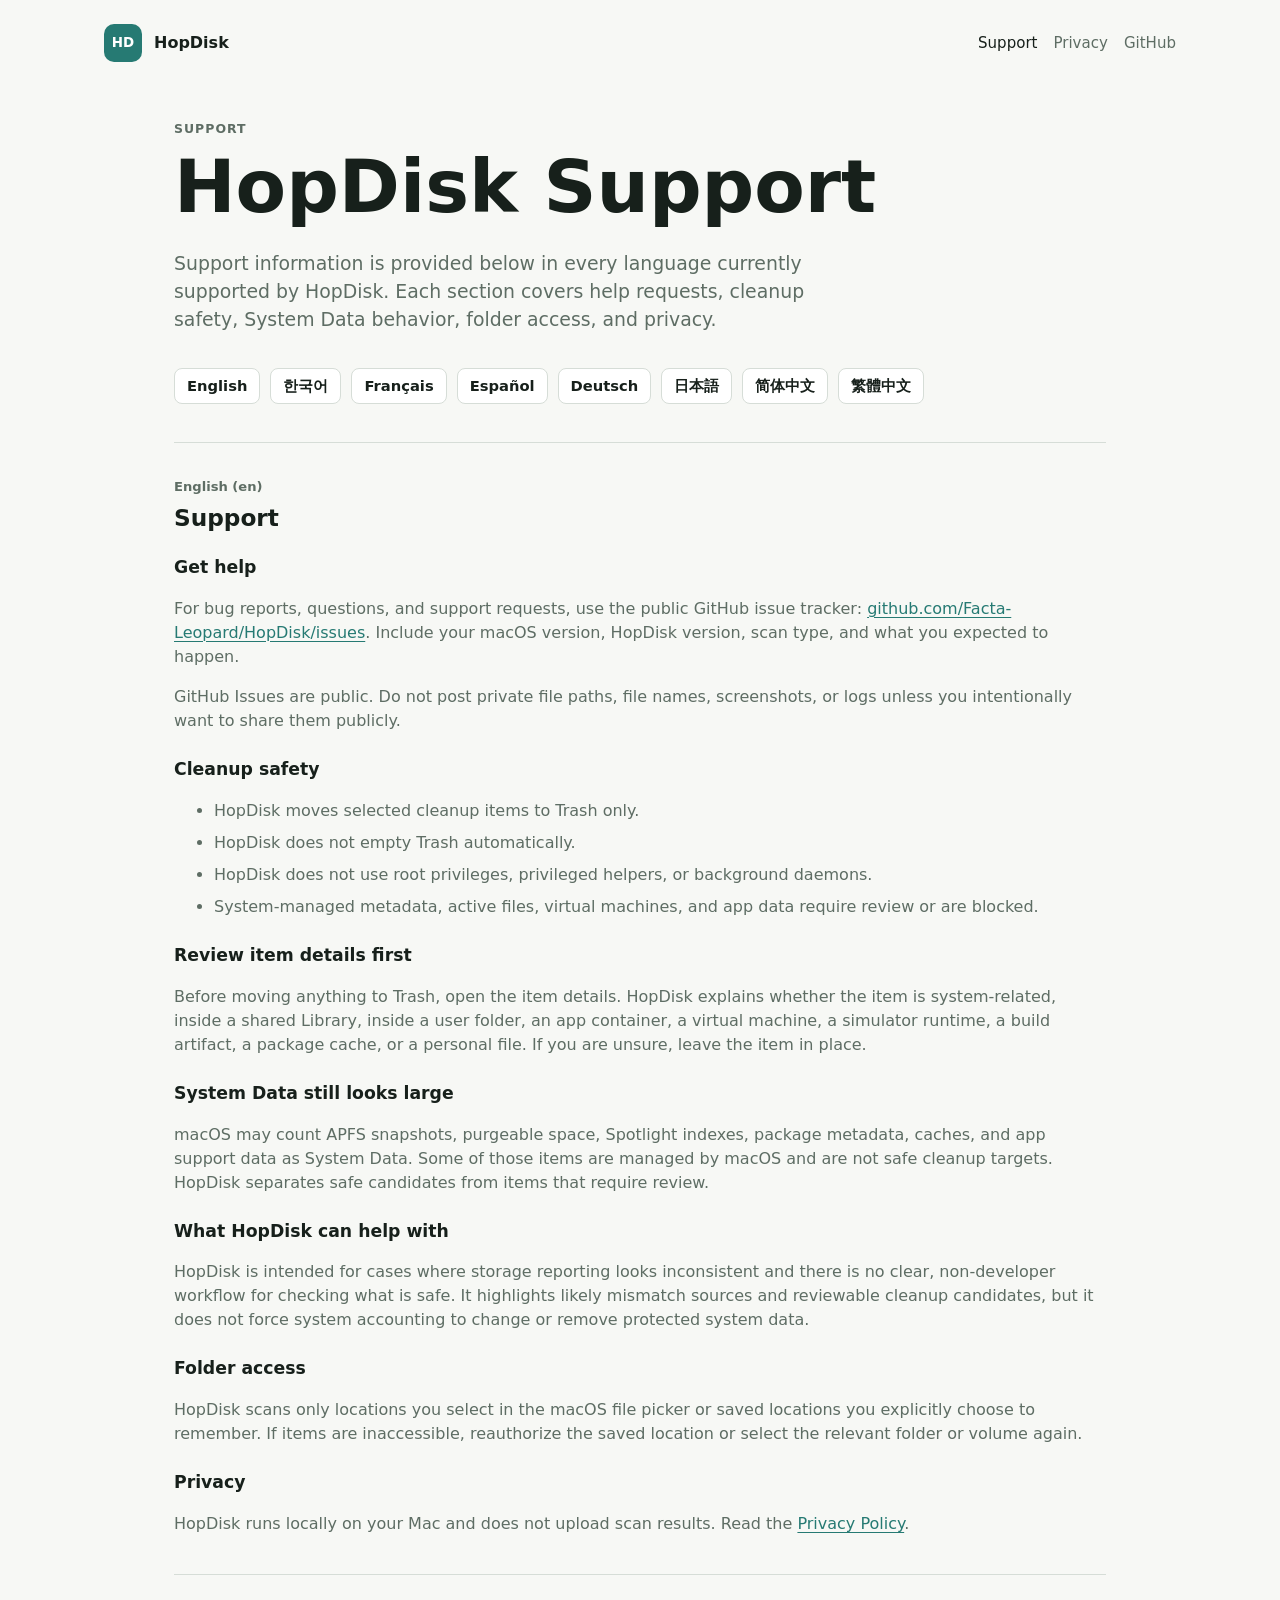
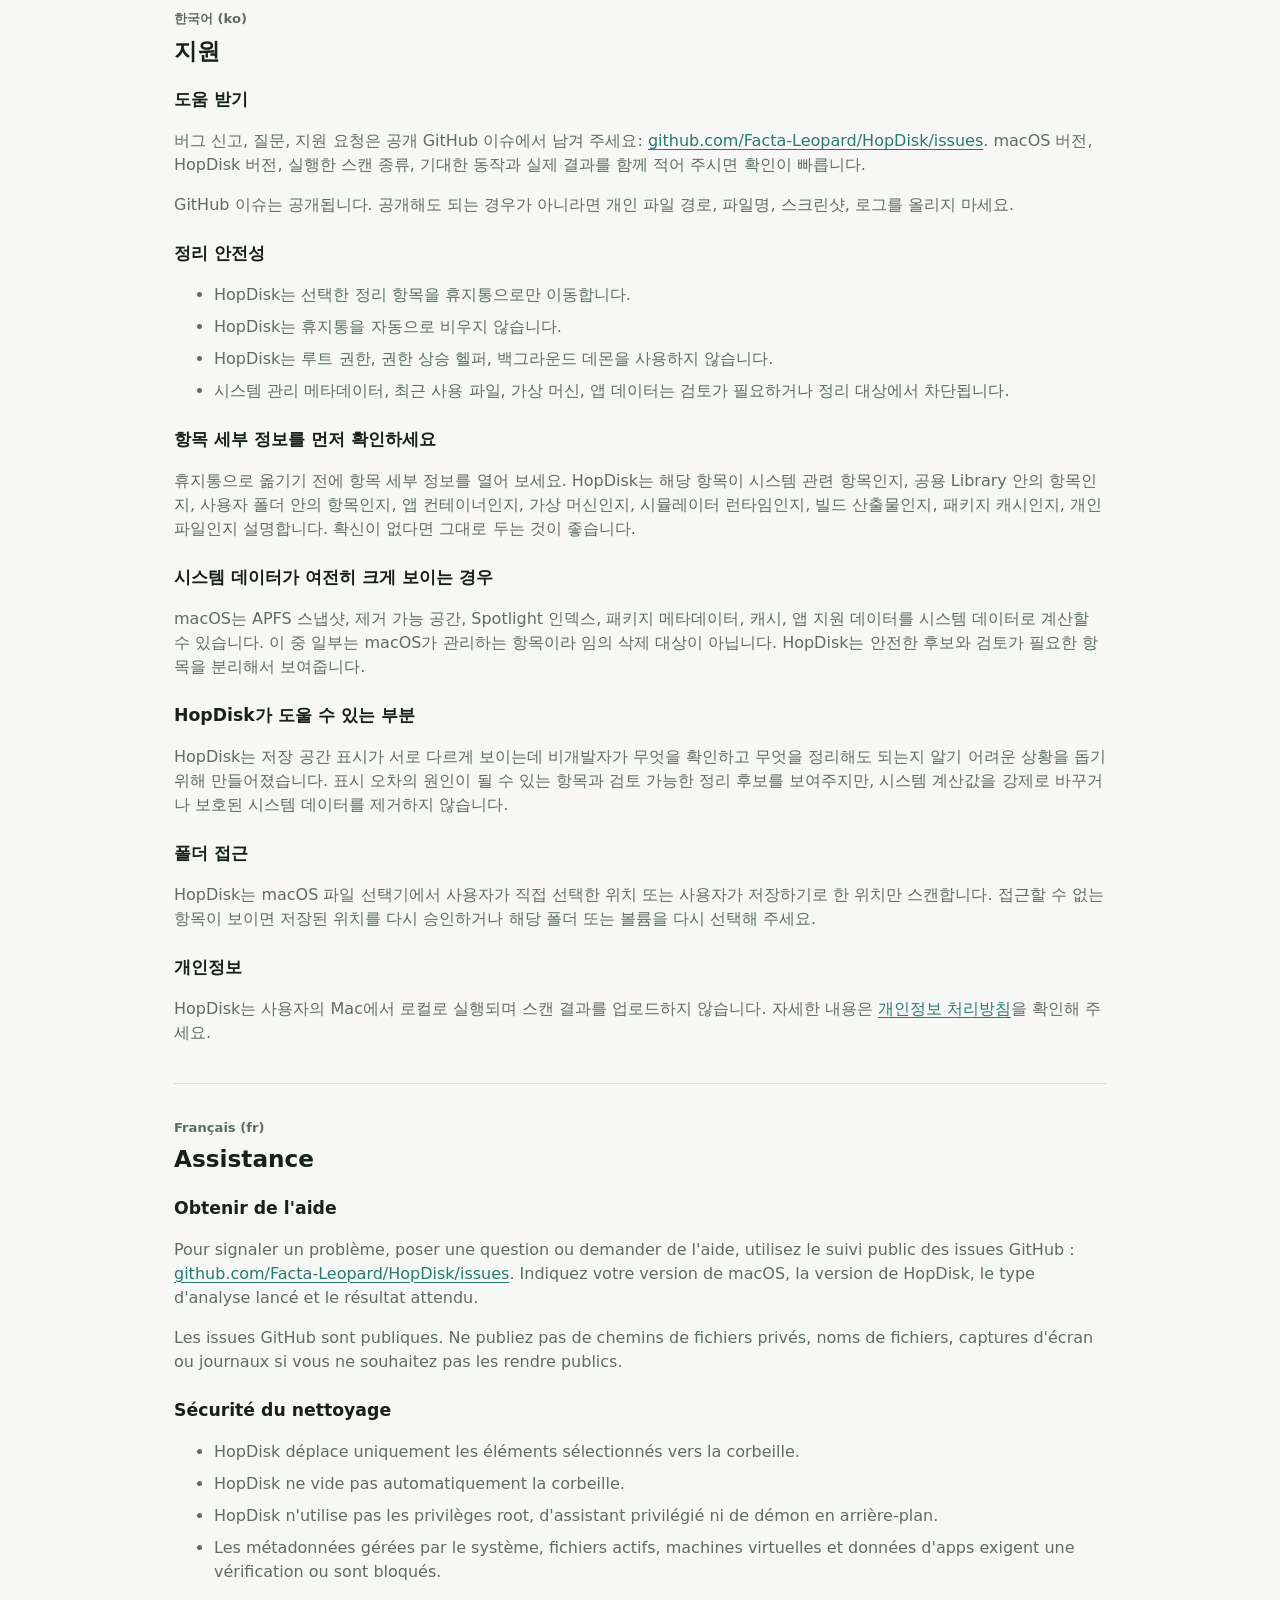
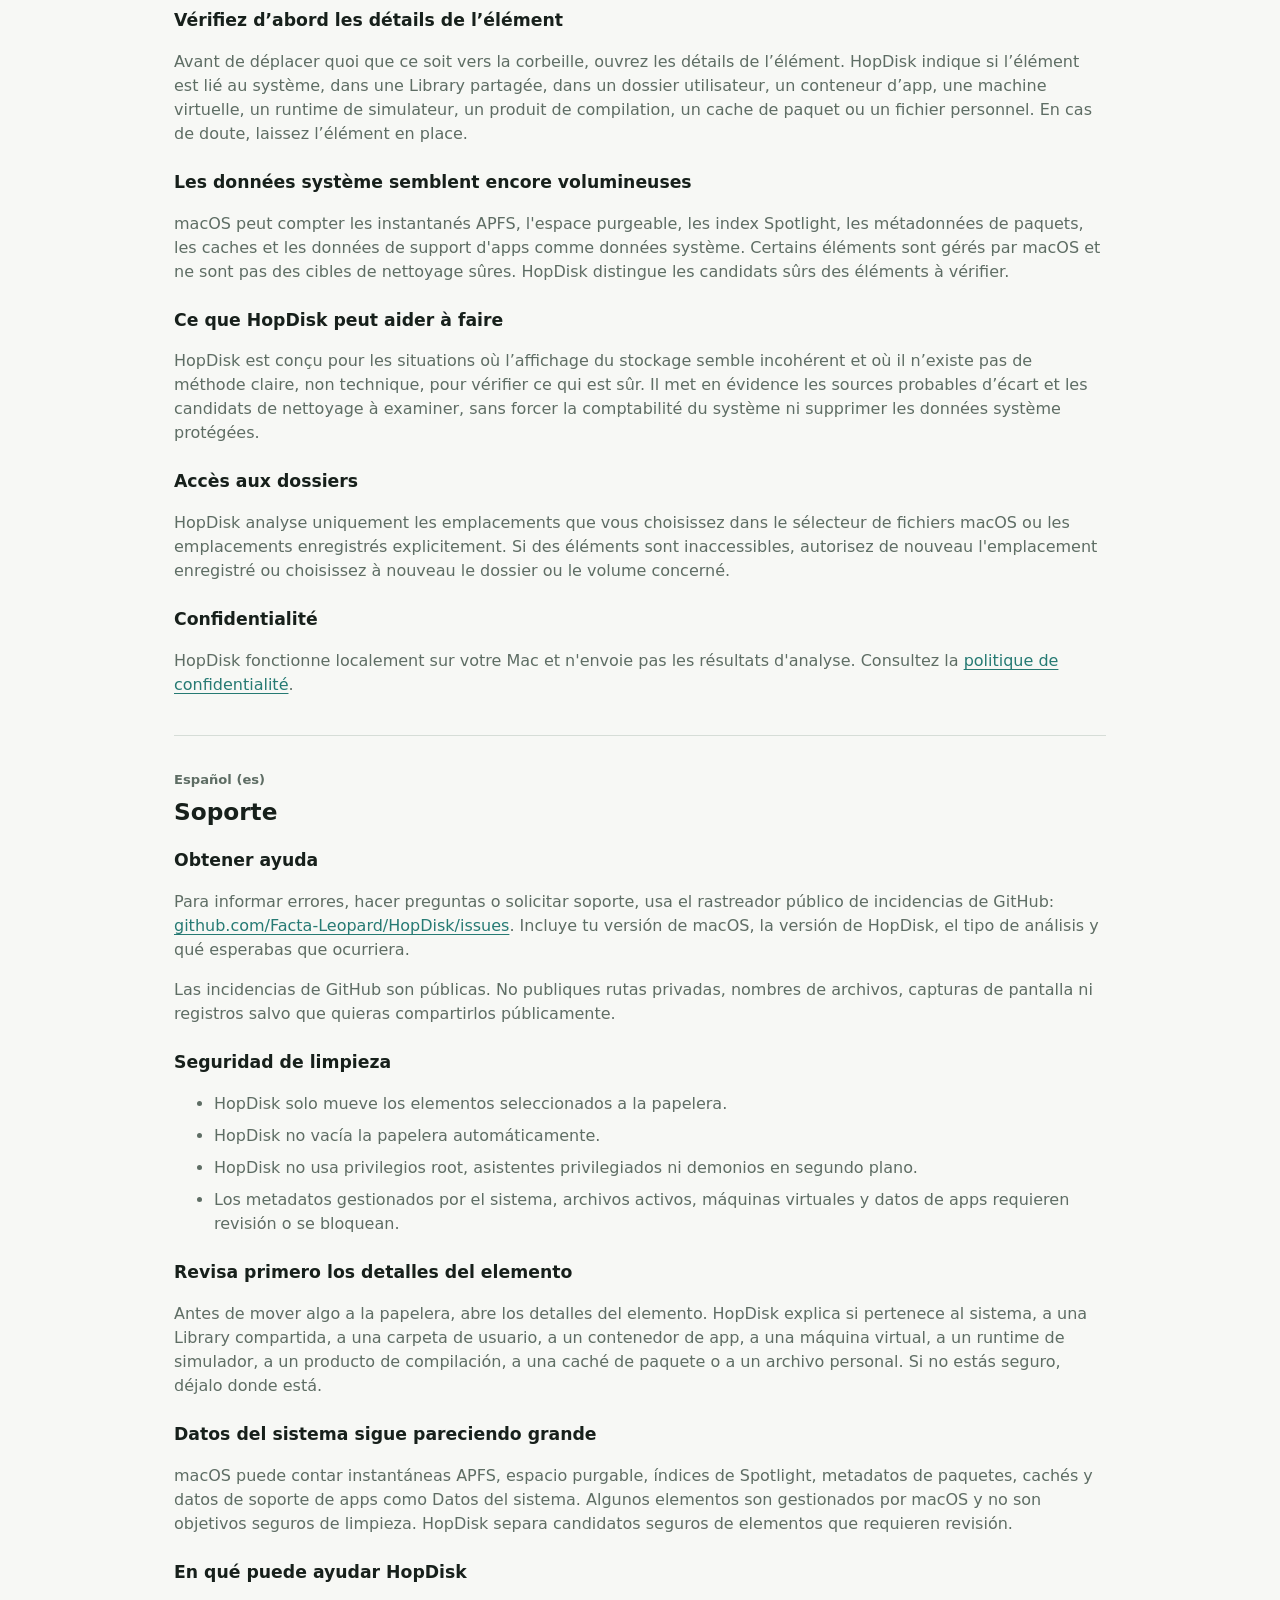
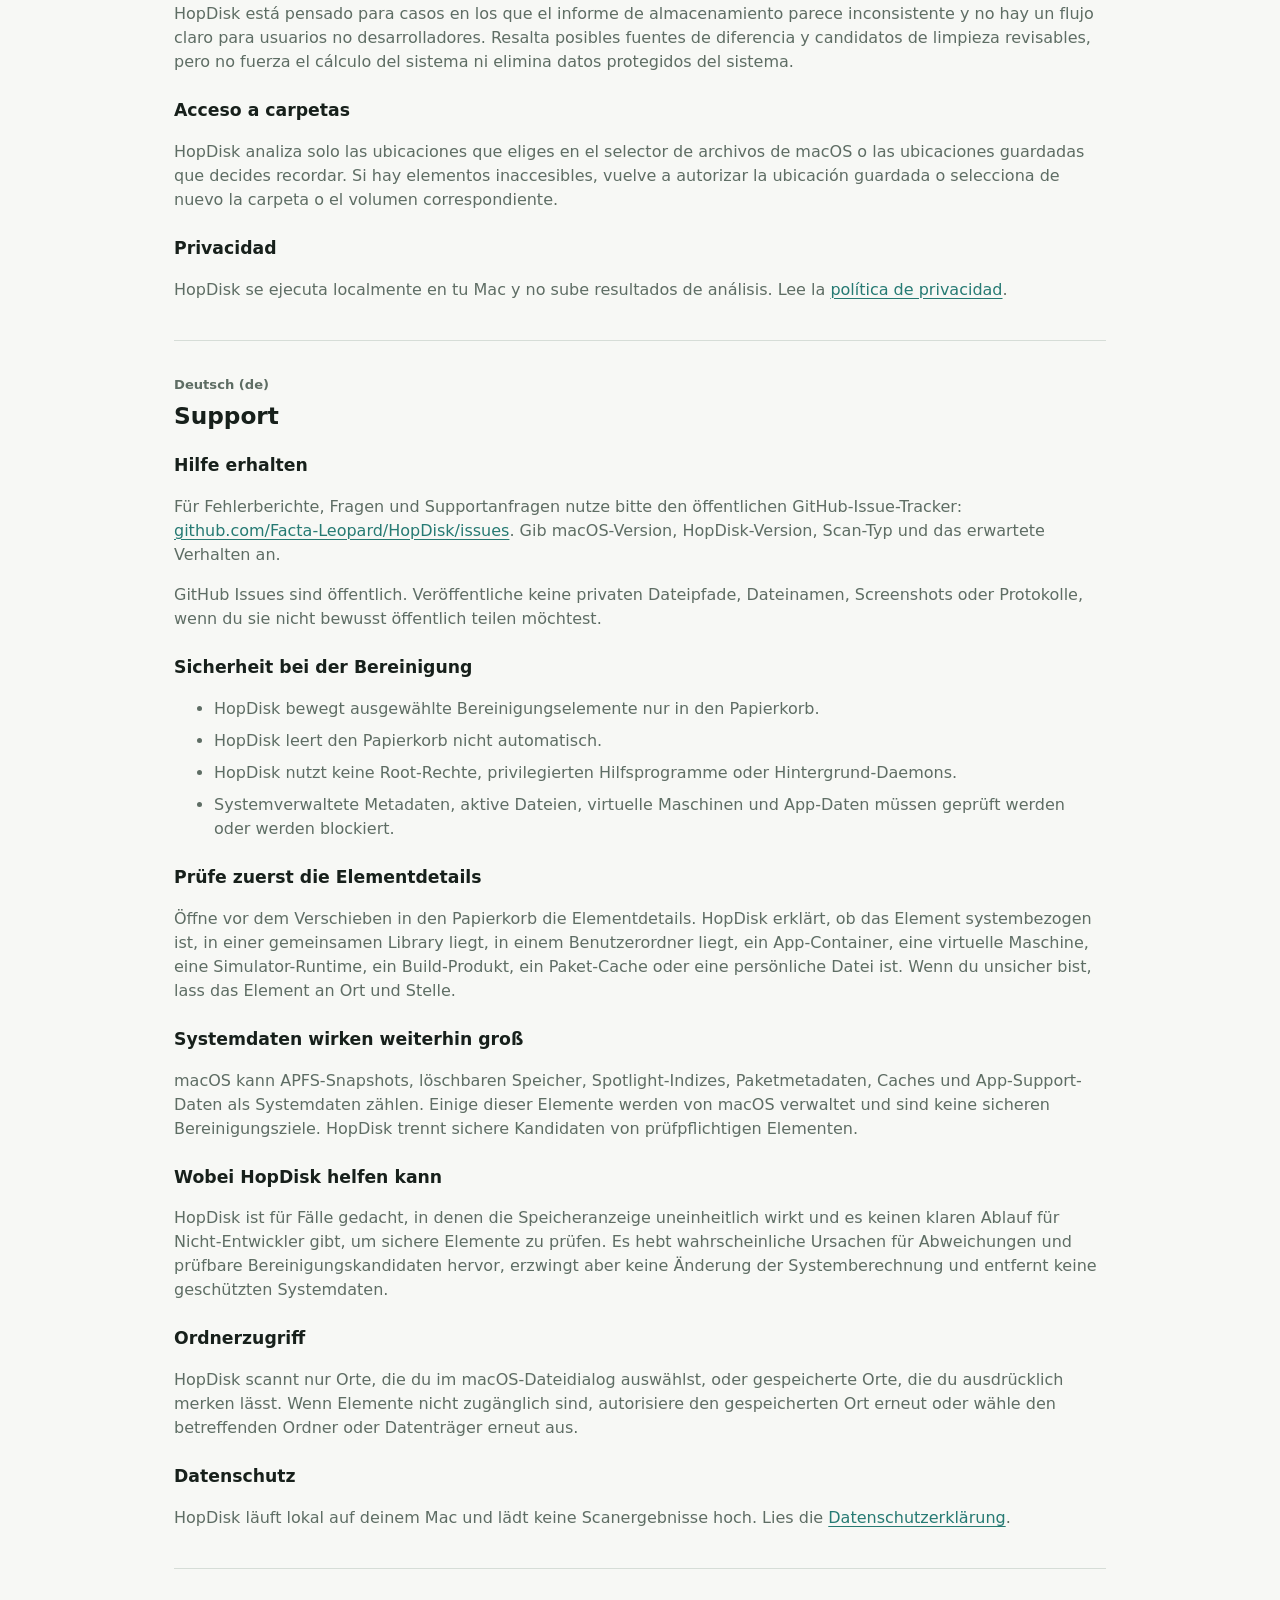
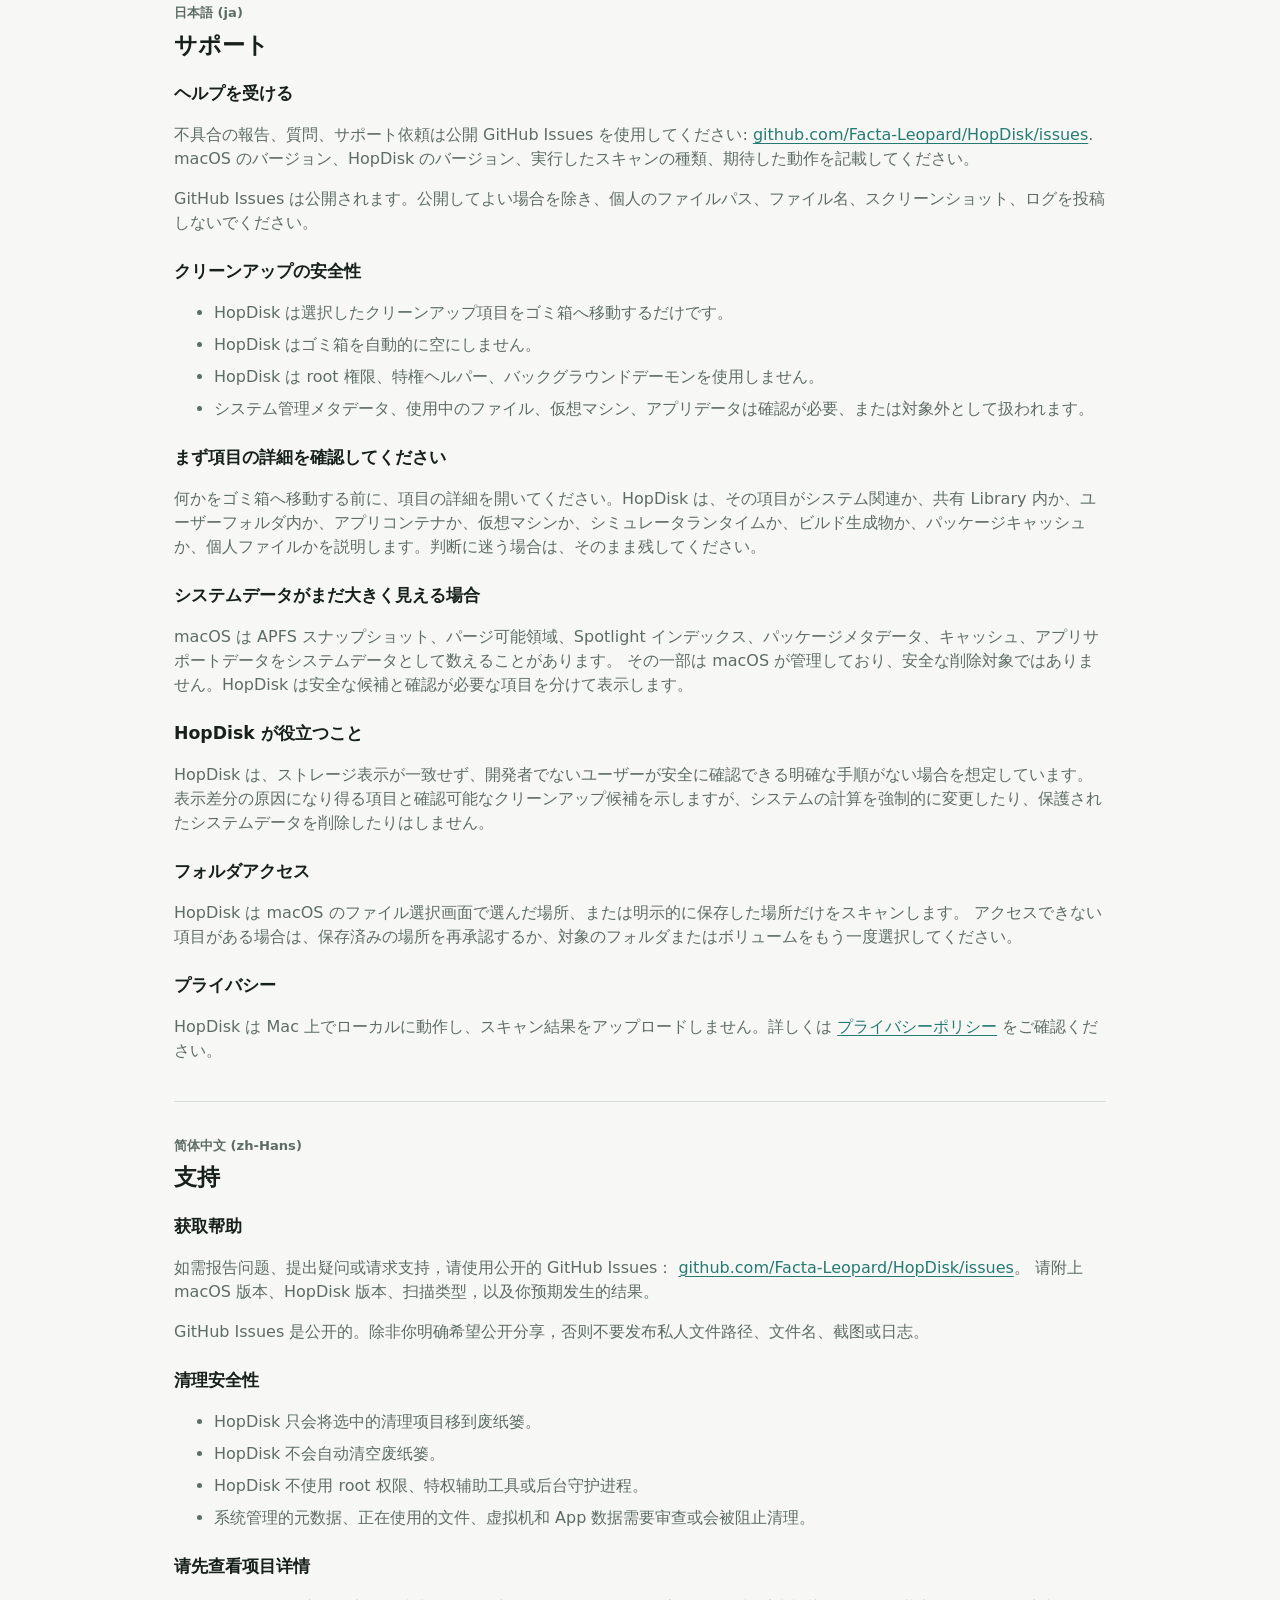
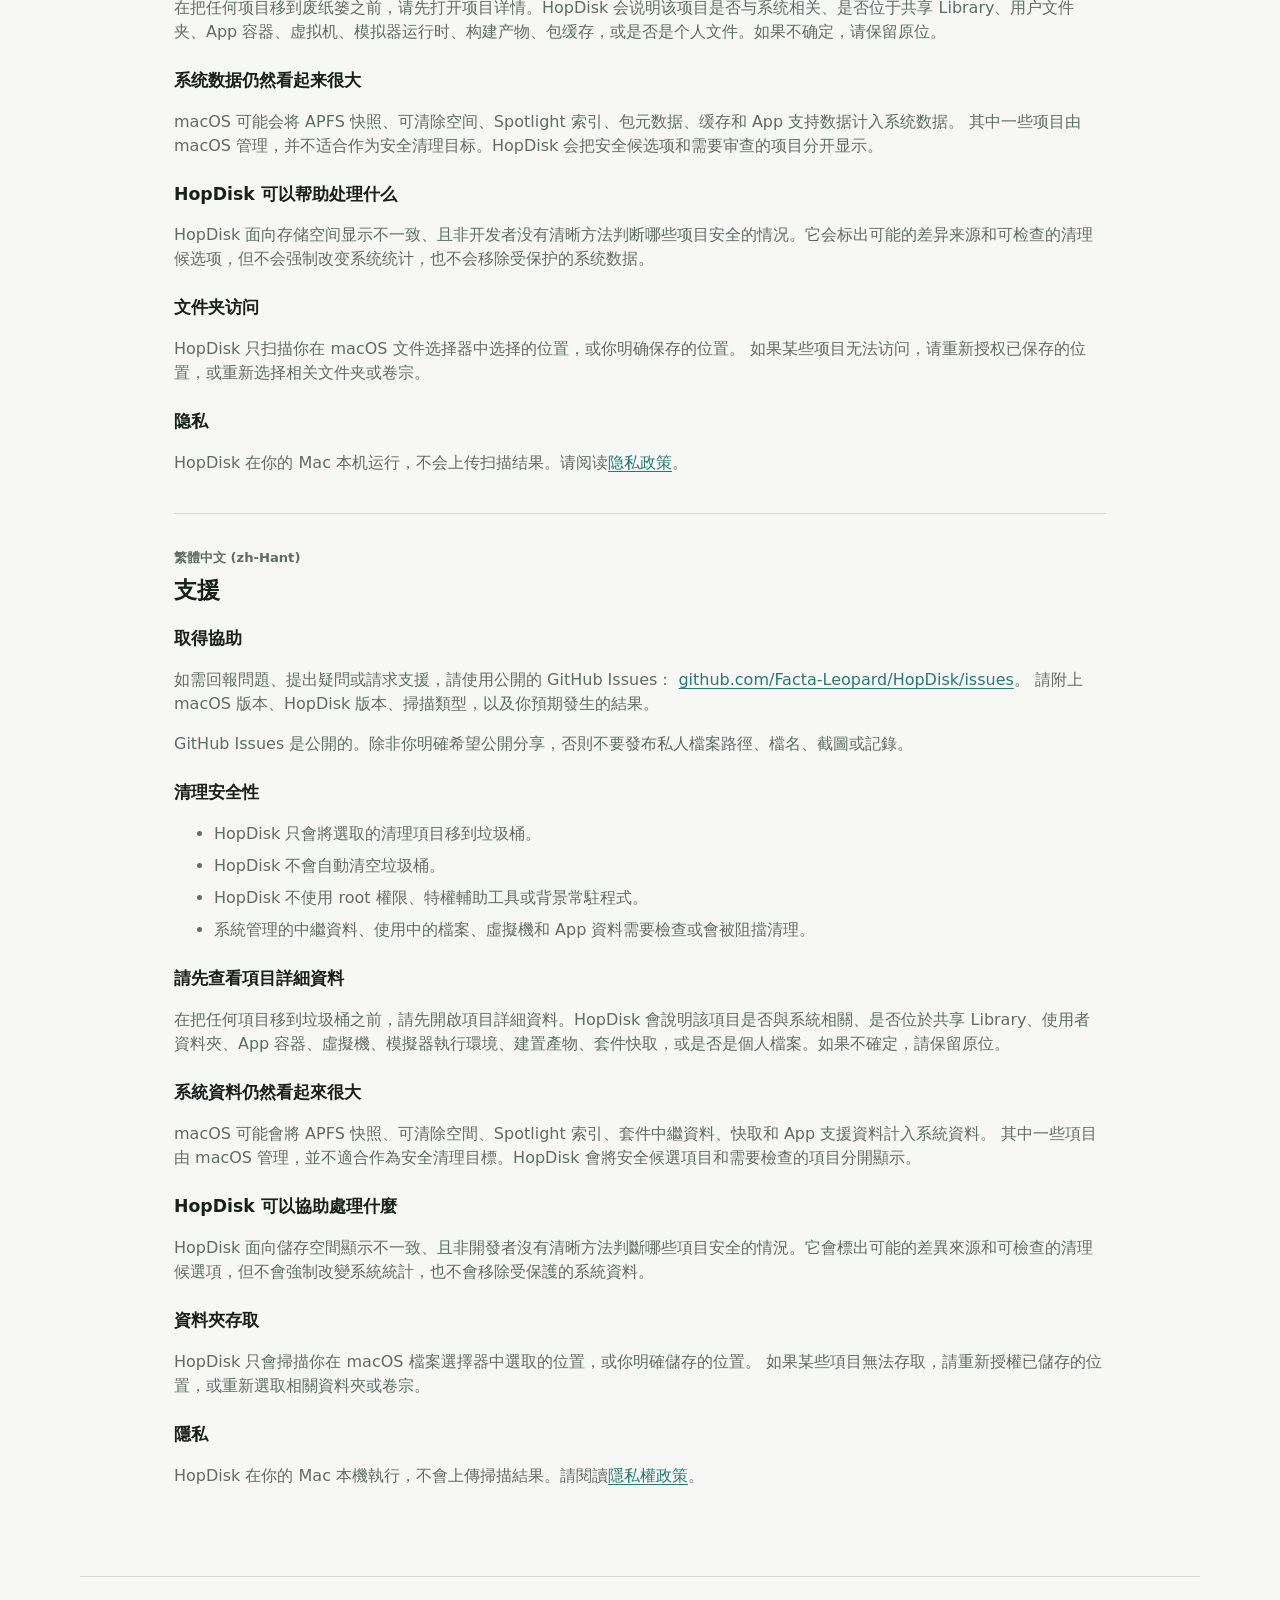
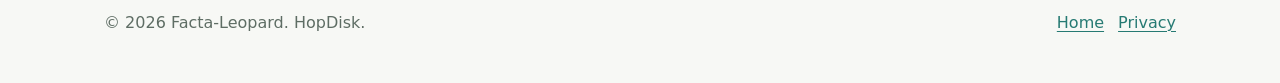
<file: support.html>
<!doctype html>
<html lang="en">
<head>
  <meta charset="utf-8">
  <meta name="viewport" content="width=device-width, initial-scale=1">
  <title>HopDisk Support</title>
  <meta name="description" content="Support information for HopDisk in all supported languages.">
  <link rel="stylesheet" href="assets/site.css">
</head>
<body>
  <header class="site-header">
    <a class="brand" href="index.html" aria-label="HopDisk home">
      <span class="brand-mark">HD</span>
      <span>HopDisk</span>
    </a>
    <nav class="nav" aria-label="Main navigation">
      <a aria-current="page" href="support.html">Support</a>
      <a href="privacy.html">Privacy</a>
      <a href="https://github.com/Facta-Leopard/HopDisk">GitHub</a>
    </nav>
  </header>

  <main class="document localized-doc">
    <p class="eyebrow">Support</p>
    <h1>HopDisk Support</h1>
    <p class="lead">
      Support information is provided below in every language currently supported by HopDisk.
      Each section covers help requests, cleanup safety, System Data behavior, folder access, and privacy.
    </p>

    <nav class="language-menu" aria-label="Supported languages">
      <a href="#support-en">English</a>
      <a href="#support-ko">한국어</a>
      <a href="#support-fr">Français</a>
      <a href="#support-es">Español</a>
      <a href="#support-de">Deutsch</a>
      <a href="#support-ja">日本語</a>
      <a href="#support-zh-Hans">简体中文</a>
      <a href="#support-zh-Hant">繁體中文</a>
    </nav>

    <section id="support-en" class="language-block" lang="en">
      <p class="language-label">English (en)</p>
      <h2>Support</h2>
      <h3>Get help</h3>
      <p>
        For bug reports, questions, and support requests, use the public GitHub issue tracker:
        <a href="https://github.com/Facta-Leopard/HopDisk/issues">github.com/Facta-Leopard/HopDisk/issues</a>.
        Include your macOS version, HopDisk version, scan type, and what you expected to happen.
      </p>
      <p>
        GitHub Issues are public. Do not post private file paths, file names, screenshots, or logs unless you intentionally want to share them publicly.
      </p>
      <h3>Cleanup safety</h3>
      <ul>
        <li>HopDisk moves selected cleanup items to Trash only.</li>
        <li>HopDisk does not empty Trash automatically.</li>
        <li>HopDisk does not use root privileges, privileged helpers, or background daemons.</li>
        <li>System-managed metadata, active files, virtual machines, and app data require review or are blocked.</li>
      </ul>
      <h3>Review item details first</h3>
      <p>
        Before moving anything to Trash, open the item details. HopDisk explains whether the item is system-related, inside a shared Library, inside a user folder, an app container, a virtual machine, a simulator runtime, a build artifact, a package cache, or a personal file. If you are unsure, leave the item in place.
      </p>
      <h3>System Data still looks large</h3>
      <p>
        macOS may count APFS snapshots, purgeable space, Spotlight indexes, package metadata, caches, and app support data as System Data.
        Some of those items are managed by macOS and are not safe cleanup targets. HopDisk separates safe candidates from items that require review.
      </p>
      <h3>What HopDisk can help with</h3>
      <p>
        HopDisk is intended for cases where storage reporting looks inconsistent and there is no clear, non-developer workflow for checking what is safe. It highlights likely mismatch sources and reviewable cleanup candidates, but it does not force system accounting to change or remove protected system data.
      </p>
      <h3>Folder access</h3>
      <p>
        HopDisk scans only locations you select in the macOS file picker or saved locations you explicitly choose to remember.
        If items are inaccessible, reauthorize the saved location or select the relevant folder or volume again.
      </p>
      <h3>Privacy</h3>
      <p>HopDisk runs locally on your Mac and does not upload scan results. Read the <a href="privacy.html">Privacy Policy</a>.</p>
    </section>

    <section id="support-ko" class="language-block" lang="ko">
      <p class="language-label">한국어 (ko)</p>
      <h2>지원</h2>
      <h3>도움 받기</h3>
      <p>
        버그 신고, 질문, 지원 요청은 공개 GitHub 이슈에서 남겨 주세요:
        <a href="https://github.com/Facta-Leopard/HopDisk/issues">github.com/Facta-Leopard/HopDisk/issues</a>.
        macOS 버전, HopDisk 버전, 실행한 스캔 종류, 기대한 동작과 실제 결과를 함께 적어 주시면 확인이 빠릅니다.
      </p>
      <p>
        GitHub 이슈는 공개됩니다. 공개해도 되는 경우가 아니라면 개인 파일 경로, 파일명, 스크린샷, 로그를 올리지 마세요.
      </p>
      <h3>정리 안전성</h3>
      <ul>
        <li>HopDisk는 선택한 정리 항목을 휴지통으로만 이동합니다.</li>
        <li>HopDisk는 휴지통을 자동으로 비우지 않습니다.</li>
        <li>HopDisk는 루트 권한, 권한 상승 헬퍼, 백그라운드 데몬을 사용하지 않습니다.</li>
        <li>시스템 관리 메타데이터, 최근 사용 파일, 가상 머신, 앱 데이터는 검토가 필요하거나 정리 대상에서 차단됩니다.</li>
      </ul>
      <h3>항목 세부 정보를 먼저 확인하세요</h3>
      <p>
        휴지통으로 옮기기 전에 항목 세부 정보를 열어 보세요. HopDisk는 해당 항목이 시스템 관련 항목인지, 공용 Library 안의 항목인지, 사용자 폴더 안의 항목인지, 앱 컨테이너인지, 가상 머신인지, 시뮬레이터 런타임인지, 빌드 산출물인지, 패키지 캐시인지, 개인 파일인지 설명합니다. 확신이 없다면 그대로 두는 것이 좋습니다.
      </p>
      <h3>시스템 데이터가 여전히 크게 보이는 경우</h3>
      <p>
        macOS는 APFS 스냅샷, 제거 가능 공간, Spotlight 인덱스, 패키지 메타데이터, 캐시, 앱 지원 데이터를 시스템 데이터로 계산할 수 있습니다.
        이 중 일부는 macOS가 관리하는 항목이라 임의 삭제 대상이 아닙니다. HopDisk는 안전한 후보와 검토가 필요한 항목을 분리해서 보여줍니다.
      </p>
      <h3>HopDisk가 도울 수 있는 부분</h3>
      <p>
        HopDisk는 저장 공간 표시가 서로 다르게 보이는데 비개발자가 무엇을 확인하고 무엇을 정리해도 되는지 알기 어려운 상황을 돕기 위해 만들어졌습니다. 표시 오차의 원인이 될 수 있는 항목과 검토 가능한 정리 후보를 보여주지만, 시스템 계산값을 강제로 바꾸거나 보호된 시스템 데이터를 제거하지 않습니다.
      </p>
      <h3>폴더 접근</h3>
      <p>
        HopDisk는 macOS 파일 선택기에서 사용자가 직접 선택한 위치 또는 사용자가 저장하기로 한 위치만 스캔합니다.
        접근할 수 없는 항목이 보이면 저장된 위치를 다시 승인하거나 해당 폴더 또는 볼륨을 다시 선택해 주세요.
      </p>
      <h3>개인정보</h3>
      <p>HopDisk는 사용자의 Mac에서 로컬로 실행되며 스캔 결과를 업로드하지 않습니다. 자세한 내용은 <a href="privacy.html">개인정보 처리방침</a>을 확인해 주세요.</p>
    </section>

    <section id="support-fr" class="language-block" lang="fr">
      <p class="language-label">Français (fr)</p>
      <h2>Assistance</h2>
      <h3>Obtenir de l'aide</h3>
      <p>
        Pour signaler un problème, poser une question ou demander de l'aide, utilisez le suivi public des issues GitHub :
        <a href="https://github.com/Facta-Leopard/HopDisk/issues">github.com/Facta-Leopard/HopDisk/issues</a>.
        Indiquez votre version de macOS, la version de HopDisk, le type d'analyse lancé et le résultat attendu.
      </p>
      <p>
        Les issues GitHub sont publiques. Ne publiez pas de chemins de fichiers privés, noms de fichiers, captures d'écran ou journaux si vous ne souhaitez pas les rendre publics.
      </p>
      <h3>Sécurité du nettoyage</h3>
      <ul>
        <li>HopDisk déplace uniquement les éléments sélectionnés vers la corbeille.</li>
        <li>HopDisk ne vide pas automatiquement la corbeille.</li>
        <li>HopDisk n'utilise pas les privilèges root, d'assistant privilégié ni de démon en arrière-plan.</li>
        <li>Les métadonnées gérées par le système, fichiers actifs, machines virtuelles et données d'apps exigent une vérification ou sont bloqués.</li>
      </ul>
      <h3>Vérifiez d’abord les détails de l’élément</h3>
      <p>
        Avant de déplacer quoi que ce soit vers la corbeille, ouvrez les détails de l’élément. HopDisk indique si l’élément est lié au système, dans une Library partagée, dans un dossier utilisateur, un conteneur d’app, une machine virtuelle, un runtime de simulateur, un produit de compilation, un cache de paquet ou un fichier personnel. En cas de doute, laissez l’élément en place.
      </p>
      <h3>Les données système semblent encore volumineuses</h3>
      <p>
        macOS peut compter les instantanés APFS, l'espace purgeable, les index Spotlight, les métadonnées de paquets, les caches et les données de support d'apps comme données système.
        Certains éléments sont gérés par macOS et ne sont pas des cibles de nettoyage sûres. HopDisk distingue les candidats sûrs des éléments à vérifier.
      </p>
      <h3>Ce que HopDisk peut aider à faire</h3>
      <p>
        HopDisk est conçu pour les situations où l’affichage du stockage semble incohérent et où il n’existe pas de méthode claire, non technique, pour vérifier ce qui est sûr. Il met en évidence les sources probables d’écart et les candidats de nettoyage à examiner, sans forcer la comptabilité du système ni supprimer les données système protégées.
      </p>
      <h3>Accès aux dossiers</h3>
      <p>
        HopDisk analyse uniquement les emplacements que vous choisissez dans le sélecteur de fichiers macOS ou les emplacements enregistrés explicitement.
        Si des éléments sont inaccessibles, autorisez de nouveau l'emplacement enregistré ou choisissez à nouveau le dossier ou le volume concerné.
      </p>
      <h3>Confidentialité</h3>
      <p>HopDisk fonctionne localement sur votre Mac et n'envoie pas les résultats d'analyse. Consultez la <a href="privacy.html">politique de confidentialité</a>.</p>
    </section>

    <section id="support-es" class="language-block" lang="es">
      <p class="language-label">Español (es)</p>
      <h2>Soporte</h2>
      <h3>Obtener ayuda</h3>
      <p>
        Para informar errores, hacer preguntas o solicitar soporte, usa el rastreador público de incidencias de GitHub:
        <a href="https://github.com/Facta-Leopard/HopDisk/issues">github.com/Facta-Leopard/HopDisk/issues</a>.
        Incluye tu versión de macOS, la versión de HopDisk, el tipo de análisis y qué esperabas que ocurriera.
      </p>
      <p>
        Las incidencias de GitHub son públicas. No publiques rutas privadas, nombres de archivos, capturas de pantalla ni registros salvo que quieras compartirlos públicamente.
      </p>
      <h3>Seguridad de limpieza</h3>
      <ul>
        <li>HopDisk solo mueve los elementos seleccionados a la papelera.</li>
        <li>HopDisk no vacía la papelera automáticamente.</li>
        <li>HopDisk no usa privilegios root, asistentes privilegiados ni demonios en segundo plano.</li>
        <li>Los metadatos gestionados por el sistema, archivos activos, máquinas virtuales y datos de apps requieren revisión o se bloquean.</li>
      </ul>
      <h3>Revisa primero los detalles del elemento</h3>
      <p>
        Antes de mover algo a la papelera, abre los detalles del elemento. HopDisk explica si pertenece al sistema, a una Library compartida, a una carpeta de usuario, a un contenedor de app, a una máquina virtual, a un runtime de simulador, a un producto de compilación, a una caché de paquete o a un archivo personal. Si no estás seguro, déjalo donde está.
      </p>
      <h3>Datos del sistema sigue pareciendo grande</h3>
      <p>
        macOS puede contar instantáneas APFS, espacio purgable, índices de Spotlight, metadatos de paquetes, cachés y datos de soporte de apps como Datos del sistema.
        Algunos elementos son gestionados por macOS y no son objetivos seguros de limpieza. HopDisk separa candidatos seguros de elementos que requieren revisión.
      </p>
      <h3>En qué puede ayudar HopDisk</h3>
      <p>
        HopDisk está pensado para casos en los que el informe de almacenamiento parece inconsistente y no hay un flujo claro para usuarios no desarrolladores. Resalta posibles fuentes de diferencia y candidatos de limpieza revisables, pero no fuerza el cálculo del sistema ni elimina datos protegidos del sistema.
      </p>
      <h3>Acceso a carpetas</h3>
      <p>
        HopDisk analiza solo las ubicaciones que eliges en el selector de archivos de macOS o las ubicaciones guardadas que decides recordar.
        Si hay elementos inaccesibles, vuelve a autorizar la ubicación guardada o selecciona de nuevo la carpeta o el volumen correspondiente.
      </p>
      <h3>Privacidad</h3>
      <p>HopDisk se ejecuta localmente en tu Mac y no sube resultados de análisis. Lee la <a href="privacy.html">política de privacidad</a>.</p>
    </section>

    <section id="support-de" class="language-block" lang="de">
      <p class="language-label">Deutsch (de)</p>
      <h2>Support</h2>
      <h3>Hilfe erhalten</h3>
      <p>
        Für Fehlerberichte, Fragen und Supportanfragen nutze bitte den öffentlichen GitHub-Issue-Tracker:
        <a href="https://github.com/Facta-Leopard/HopDisk/issues">github.com/Facta-Leopard/HopDisk/issues</a>.
        Gib macOS-Version, HopDisk-Version, Scan-Typ und das erwartete Verhalten an.
      </p>
      <p>
        GitHub Issues sind öffentlich. Veröffentliche keine privaten Dateipfade, Dateinamen, Screenshots oder Protokolle, wenn du sie nicht bewusst öffentlich teilen möchtest.
      </p>
      <h3>Sicherheit bei der Bereinigung</h3>
      <ul>
        <li>HopDisk bewegt ausgewählte Bereinigungselemente nur in den Papierkorb.</li>
        <li>HopDisk leert den Papierkorb nicht automatisch.</li>
        <li>HopDisk nutzt keine Root-Rechte, privilegierten Hilfsprogramme oder Hintergrund-Daemons.</li>
        <li>Systemverwaltete Metadaten, aktive Dateien, virtuelle Maschinen und App-Daten müssen geprüft werden oder werden blockiert.</li>
      </ul>
      <h3>Prüfe zuerst die Elementdetails</h3>
      <p>
        Öffne vor dem Verschieben in den Papierkorb die Elementdetails. HopDisk erklärt, ob das Element systembezogen ist, in einer gemeinsamen Library liegt, in einem Benutzerordner liegt, ein App-Container, eine virtuelle Maschine, eine Simulator-Runtime, ein Build-Produkt, ein Paket-Cache oder eine persönliche Datei ist. Wenn du unsicher bist, lass das Element an Ort und Stelle.
      </p>
      <h3>Systemdaten wirken weiterhin groß</h3>
      <p>
        macOS kann APFS-Snapshots, löschbaren Speicher, Spotlight-Indizes, Paketmetadaten, Caches und App-Support-Daten als Systemdaten zählen.
        Einige dieser Elemente werden von macOS verwaltet und sind keine sicheren Bereinigungsziele. HopDisk trennt sichere Kandidaten von prüfpflichtigen Elementen.
      </p>
      <h3>Wobei HopDisk helfen kann</h3>
      <p>
        HopDisk ist für Fälle gedacht, in denen die Speicheranzeige uneinheitlich wirkt und es keinen klaren Ablauf für Nicht-Entwickler gibt, um sichere Elemente zu prüfen. Es hebt wahrscheinliche Ursachen für Abweichungen und prüfbare Bereinigungskandidaten hervor, erzwingt aber keine Änderung der Systemberechnung und entfernt keine geschützten Systemdaten.
      </p>
      <h3>Ordnerzugriff</h3>
      <p>
        HopDisk scannt nur Orte, die du im macOS-Dateidialog auswählst, oder gespeicherte Orte, die du ausdrücklich merken lässt.
        Wenn Elemente nicht zugänglich sind, autorisiere den gespeicherten Ort erneut oder wähle den betreffenden Ordner oder Datenträger erneut aus.
      </p>
      <h3>Datenschutz</h3>
      <p>HopDisk läuft lokal auf deinem Mac und lädt keine Scanergebnisse hoch. Lies die <a href="privacy.html">Datenschutzerklärung</a>.</p>
    </section>

    <section id="support-ja" class="language-block" lang="ja">
      <p class="language-label">日本語 (ja)</p>
      <h2>サポート</h2>
      <h3>ヘルプを受ける</h3>
      <p>
        不具合の報告、質問、サポート依頼は公開 GitHub Issues を使用してください:
        <a href="https://github.com/Facta-Leopard/HopDisk/issues">github.com/Facta-Leopard/HopDisk/issues</a>.
        macOS のバージョン、HopDisk のバージョン、実行したスキャンの種類、期待した動作を記載してください。
      </p>
      <p>
        GitHub Issues は公開されます。公開してよい場合を除き、個人のファイルパス、ファイル名、スクリーンショット、ログを投稿しないでください。
      </p>
      <h3>クリーンアップの安全性</h3>
      <ul>
        <li>HopDisk は選択したクリーンアップ項目をゴミ箱へ移動するだけです。</li>
        <li>HopDisk はゴミ箱を自動的に空にしません。</li>
        <li>HopDisk は root 権限、特権ヘルパー、バックグラウンドデーモンを使用しません。</li>
        <li>システム管理メタデータ、使用中のファイル、仮想マシン、アプリデータは確認が必要、または対象外として扱われます。</li>
      </ul>
      <h3>まず項目の詳細を確認してください</h3>
      <p>
        何かをゴミ箱へ移動する前に、項目の詳細を開いてください。HopDisk は、その項目がシステム関連か、共有 Library 内か、ユーザーフォルダ内か、アプリコンテナか、仮想マシンか、シミュレータランタイムか、ビルド生成物か、パッケージキャッシュか、個人ファイルかを説明します。判断に迷う場合は、そのまま残してください。
      </p>
      <h3>システムデータがまだ大きく見える場合</h3>
      <p>
        macOS は APFS スナップショット、パージ可能領域、Spotlight インデックス、パッケージメタデータ、キャッシュ、アプリサポートデータをシステムデータとして数えることがあります。
        その一部は macOS が管理しており、安全な削除対象ではありません。HopDisk は安全な候補と確認が必要な項目を分けて表示します。
      </p>
      <h3>HopDisk が役立つこと</h3>
      <p>
        HopDisk は、ストレージ表示が一致せず、開発者でないユーザーが安全に確認できる明確な手順がない場合を想定しています。表示差分の原因になり得る項目と確認可能なクリーンアップ候補を示しますが、システムの計算を強制的に変更したり、保護されたシステムデータを削除したりはしません。
      </p>
      <h3>フォルダアクセス</h3>
      <p>
        HopDisk は macOS のファイル選択画面で選んだ場所、または明示的に保存した場所だけをスキャンします。
        アクセスできない項目がある場合は、保存済みの場所を再承認するか、対象のフォルダまたはボリュームをもう一度選択してください。
      </p>
      <h3>プライバシー</h3>
      <p>HopDisk は Mac 上でローカルに動作し、スキャン結果をアップロードしません。詳しくは <a href="privacy.html">プライバシーポリシー</a> をご確認ください。</p>
    </section>

    <section id="support-zh-Hans" class="language-block" lang="zh-Hans">
      <p class="language-label">简体中文 (zh-Hans)</p>
      <h2>支持</h2>
      <h3>获取帮助</h3>
      <p>
        如需报告问题、提出疑问或请求支持，请使用公开的 GitHub Issues：
        <a href="https://github.com/Facta-Leopard/HopDisk/issues">github.com/Facta-Leopard/HopDisk/issues</a>。
        请附上 macOS 版本、HopDisk 版本、扫描类型，以及你预期发生的结果。
      </p>
      <p>
        GitHub Issues 是公开的。除非你明确希望公开分享，否则不要发布私人文件路径、文件名、截图或日志。
      </p>
      <h3>清理安全性</h3>
      <ul>
        <li>HopDisk 只会将选中的清理项目移到废纸篓。</li>
        <li>HopDisk 不会自动清空废纸篓。</li>
        <li>HopDisk 不使用 root 权限、特权辅助工具或后台守护进程。</li>
        <li>系统管理的元数据、正在使用的文件、虚拟机和 App 数据需要审查或会被阻止清理。</li>
      </ul>
      <h3>请先查看项目详情</h3>
      <p>
        在把任何项目移到废纸篓之前，请先打开项目详情。HopDisk 会说明该项目是否与系统相关、是否位于共享 Library、用户文件夹、App 容器、虚拟机、模拟器运行时、构建产物、包缓存，或是否是个人文件。如果不确定，请保留原位。
      </p>
      <h3>系统数据仍然看起来很大</h3>
      <p>
        macOS 可能会将 APFS 快照、可清除空间、Spotlight 索引、包元数据、缓存和 App 支持数据计入系统数据。
        其中一些项目由 macOS 管理，并不适合作为安全清理目标。HopDisk 会把安全候选项和需要审查的项目分开显示。
      </p>
      <h3>HopDisk 可以帮助处理什么</h3>
      <p>
        HopDisk 面向存储空间显示不一致、且非开发者没有清晰方法判断哪些项目安全的情况。它会标出可能的差异来源和可检查的清理候选项，但不会强制改变系统统计，也不会移除受保护的系统数据。
      </p>
      <h3>文件夹访问</h3>
      <p>
        HopDisk 只扫描你在 macOS 文件选择器中选择的位置，或你明确保存的位置。
        如果某些项目无法访问，请重新授权已保存的位置，或重新选择相关文件夹或卷宗。
      </p>
      <h3>隐私</h3>
      <p>HopDisk 在你的 Mac 本机运行，不会上传扫描结果。请阅读<a href="privacy.html">隐私政策</a>。</p>
    </section>

    <section id="support-zh-Hant" class="language-block" lang="zh-Hant">
      <p class="language-label">繁體中文 (zh-Hant)</p>
      <h2>支援</h2>
      <h3>取得協助</h3>
      <p>
        如需回報問題、提出疑問或請求支援，請使用公開的 GitHub Issues：
        <a href="https://github.com/Facta-Leopard/HopDisk/issues">github.com/Facta-Leopard/HopDisk/issues</a>。
        請附上 macOS 版本、HopDisk 版本、掃描類型，以及你預期發生的結果。
      </p>
      <p>
        GitHub Issues 是公開的。除非你明確希望公開分享，否則不要發布私人檔案路徑、檔名、截圖或記錄。
      </p>
      <h3>清理安全性</h3>
      <ul>
        <li>HopDisk 只會將選取的清理項目移到垃圾桶。</li>
        <li>HopDisk 不會自動清空垃圾桶。</li>
        <li>HopDisk 不使用 root 權限、特權輔助工具或背景常駐程式。</li>
        <li>系統管理的中繼資料、使用中的檔案、虛擬機和 App 資料需要檢查或會被阻擋清理。</li>
      </ul>
      <h3>請先查看項目詳細資料</h3>
      <p>
        在把任何項目移到垃圾桶之前，請先開啟項目詳細資料。HopDisk 會說明該項目是否與系統相關、是否位於共享 Library、使用者資料夾、App 容器、虛擬機、模擬器執行環境、建置產物、套件快取，或是否是個人檔案。如果不確定，請保留原位。
      </p>
      <h3>系統資料仍然看起來很大</h3>
      <p>
        macOS 可能會將 APFS 快照、可清除空間、Spotlight 索引、套件中繼資料、快取和 App 支援資料計入系統資料。
        其中一些項目由 macOS 管理，並不適合作為安全清理目標。HopDisk 會將安全候選項目和需要檢查的項目分開顯示。
      </p>
      <h3>HopDisk 可以協助處理什麼</h3>
      <p>
        HopDisk 面向儲存空間顯示不一致、且非開發者沒有清晰方法判斷哪些項目安全的情況。它會標出可能的差異來源和可檢查的清理候選項，但不會強制改變系統統計，也不會移除受保護的系統資料。
      </p>
      <h3>資料夾存取</h3>
      <p>
        HopDisk 只會掃描你在 macOS 檔案選擇器中選取的位置，或你明確儲存的位置。
        如果某些項目無法存取，請重新授權已儲存的位置，或重新選取相關資料夾或卷宗。
      </p>
      <h3>隱私</h3>
      <p>HopDisk 在你的 Mac 本機執行，不會上傳掃描結果。請閱讀<a href="privacy.html">隱私權政策</a>。</p>
    </section>
  </main>

  <footer class="footer">
    <span>© 2026 Facta-Leopard. HopDisk.</span>
    <span class="footer-links">
      <a href="index.html">Home</a>
      <a href="privacy.html">Privacy</a>
    </span>
  </footer>
</body>
</html>
</file>
<file: assets/site.css>
:root {
  color-scheme: light dark;
  --bg: #f7f8f5;
  --surface: #ffffff;
  --surface-strong: #eef2ee;
  --text: #17201b;
  --muted: #5e6d64;
  --border: #d6ddd7;
  --accent: #267a73;
  --accent-strong: #185f5a;
  --safe: #6da85a;
  --warning: #d69a2d;
  --shadow: 0 20px 55px rgba(23, 32, 27, 0.12);
}

@media (prefers-color-scheme: dark) {
  :root {
    --bg: #101311;
    --surface: #181c19;
    --surface-strong: #222922;
    --text: #f2f6f0;
    --muted: #a9b6ac;
    --border: #334038;
    --accent: #4cb8ad;
    --accent-strong: #7dd5cb;
    --shadow: 0 24px 60px rgba(0, 0, 0, 0.35);
  }
}

* {
  box-sizing: border-box;
}

html {
  font-family: Inter, ui-sans-serif, system-ui, -apple-system, BlinkMacSystemFont, "Segoe UI", sans-serif;
  line-height: 1.5;
  background: var(--bg);
  color: var(--text);
}

body {
  margin: 0;
}

a {
  color: var(--accent);
  text-decoration-thickness: 0.08em;
  text-underline-offset: 0.18em;
}

.site-header {
  display: flex;
  align-items: center;
  justify-content: space-between;
  gap: 24px;
  max-width: 1120px;
  margin: 0 auto;
  padding: 24px;
}

.brand {
  display: inline-flex;
  align-items: center;
  gap: 12px;
  color: var(--text);
  font-weight: 800;
  text-decoration: none;
}

.brand-mark {
  display: inline-grid;
  place-items: center;
  width: 38px;
  height: 38px;
  border-radius: 10px;
  background: var(--accent);
  color: white;
  font-size: 0.84rem;
  letter-spacing: 0;
}

.nav {
  display: flex;
  flex-wrap: wrap;
  align-items: center;
  justify-content: flex-end;
  gap: 16px;
  font-size: 0.94rem;
}

.nav a {
  color: var(--muted);
  text-decoration: none;
}

.nav a:hover,
.nav a[aria-current="page"] {
  color: var(--text);
}

.hero {
  display: grid;
  grid-template-columns: minmax(0, 1.45fr) minmax(280px, 0.55fr);
  gap: 28px;
  max-width: 1120px;
  margin: 34px auto 0;
  padding: 0 24px 48px;
}

.hero-copy {
  padding: 72px 0;
}

.eyebrow {
  margin: 0 0 12px;
  color: var(--accent);
  font-size: 0.78rem;
  font-weight: 800;
  letter-spacing: 0.08em;
  text-transform: uppercase;
}

h1,
h2,
h3,
p {
  overflow-wrap: anywhere;
}

h1 {
  max-width: 850px;
  margin: 0;
  font-size: clamp(2.8rem, 7vw, 5.6rem);
  line-height: 0.98;
  letter-spacing: 0;
}

h2 {
  margin: 0;
  font-size: clamp(2rem, 4vw, 3.4rem);
  line-height: 1.05;
  letter-spacing: 0;
}

h3 {
  margin: 0 0 10px;
  font-size: 1.08rem;
}

.lead {
  max-width: 690px;
  margin: 26px 0 0;
  color: var(--muted);
  font-size: 1.18rem;
}

.actions {
  display: flex;
  flex-wrap: wrap;
  gap: 12px;
  margin-top: 34px;
}

.button {
  display: inline-flex;
  align-items: center;
  justify-content: center;
  min-height: 46px;
  padding: 0 18px;
  border-radius: 8px;
  border: 1px solid var(--border);
  font-weight: 750;
  text-decoration: none;
}

.button.primary {
  border-color: var(--accent);
  background: var(--accent);
  color: white;
}

.button.secondary {
  color: var(--text);
  background: var(--surface);
}

.hero-panel {
  align-self: center;
  display: grid;
  gap: 14px;
  padding: 18px;
  border: 1px solid var(--border);
  border-radius: 16px;
  background: var(--surface);
  box-shadow: var(--shadow);
}

.metric {
  padding: 18px;
  border: 1px solid var(--border);
  border-radius: 12px;
  background: var(--surface-strong);
}

.metric-label {
  display: block;
  margin-bottom: 4px;
  color: var(--muted);
  font-size: 0.84rem;
}

.metric strong {
  display: block;
  font-size: 1.16rem;
}

.section {
  max-width: 1120px;
  margin: 0 auto;
  padding: 60px 24px;
}

.section-heading {
  max-width: 760px;
  margin-bottom: 28px;
}

.feature-grid {
  display: grid;
  grid-template-columns: repeat(3, minmax(0, 1fr));
  gap: 16px;
}

.feature,
.link-list a {
  border: 1px solid var(--border);
  border-radius: 14px;
  background: var(--surface);
}

.feature {
  padding: 22px;
}

.feature p {
  margin: 0;
  color: var(--muted);
}

.split {
  display: grid;
  grid-template-columns: minmax(0, 0.8fr) minmax(300px, 1fr);
  gap: 28px;
  align-items: start;
}

.link-list {
  display: grid;
  gap: 14px;
}

.link-list a {
  display: grid;
  gap: 4px;
  padding: 20px;
  color: var(--text);
  text-decoration: none;
}

.link-list span {
  font-weight: 800;
}

.link-list small {
  color: var(--muted);
  font-size: 0.94rem;
}

.document {
  max-width: 850px;
  margin: 34px auto 0;
  padding: 0 24px 72px;
}

.document.narrow {
  max-width: 620px;
}

.document h1 {
  font-size: clamp(2.5rem, 6vw, 4.6rem);
}

.document section {
  margin-top: 38px;
  padding-top: 34px;
  border-top: 1px solid var(--border);
}

.document h2 {
  margin-bottom: 12px;
  font-size: 1.45rem;
}

.document p,
.document li {
  color: var(--muted);
}

.document li + li {
  margin-top: 8px;
}

.language-menu {
  display: flex;
  flex-wrap: wrap;
  gap: 10px;
  margin: 34px 0 8px;
}

.language-menu a {
  display: inline-flex;
  align-items: center;
  min-height: 36px;
  padding: 0 12px;
  border: 1px solid var(--border);
  border-radius: 8px;
  background: var(--surface);
  color: var(--text);
  font-size: 0.92rem;
  font-weight: 700;
  text-decoration: none;
}

.localized-doc {
  max-width: 980px;
}

.language-block {
  scroll-margin-top: 24px;
}

.language-label {
  margin: 0 0 10px;
  color: var(--accent);
  font-size: 0.82rem;
  font-weight: 800;
}

.language-block h3 {
  margin-top: 24px;
  color: var(--text);
}

.muted {
  color: var(--muted);
}

.footer {
  display: flex;
  flex-wrap: wrap;
  justify-content: space-between;
  gap: 16px;
  max-width: 1120px;
  margin: 0 auto;
  padding: 34px 24px 48px;
  color: var(--muted);
  border-top: 1px solid var(--border);
}

.footer-links {
  display: inline-flex;
  gap: 14px;
}

@media (max-width: 820px) {
  .site-header,
  .hero,
  .split {
    grid-template-columns: 1fr;
  }

  .site-header {
    flex-direction: column;
    align-items: flex-start;
  }

  .nav {
    justify-content: flex-start;
  }

  .hero-copy {
    padding: 38px 0 8px;
  }

  .feature-grid {
    grid-template-columns: 1fr;
  }
}
</file>
